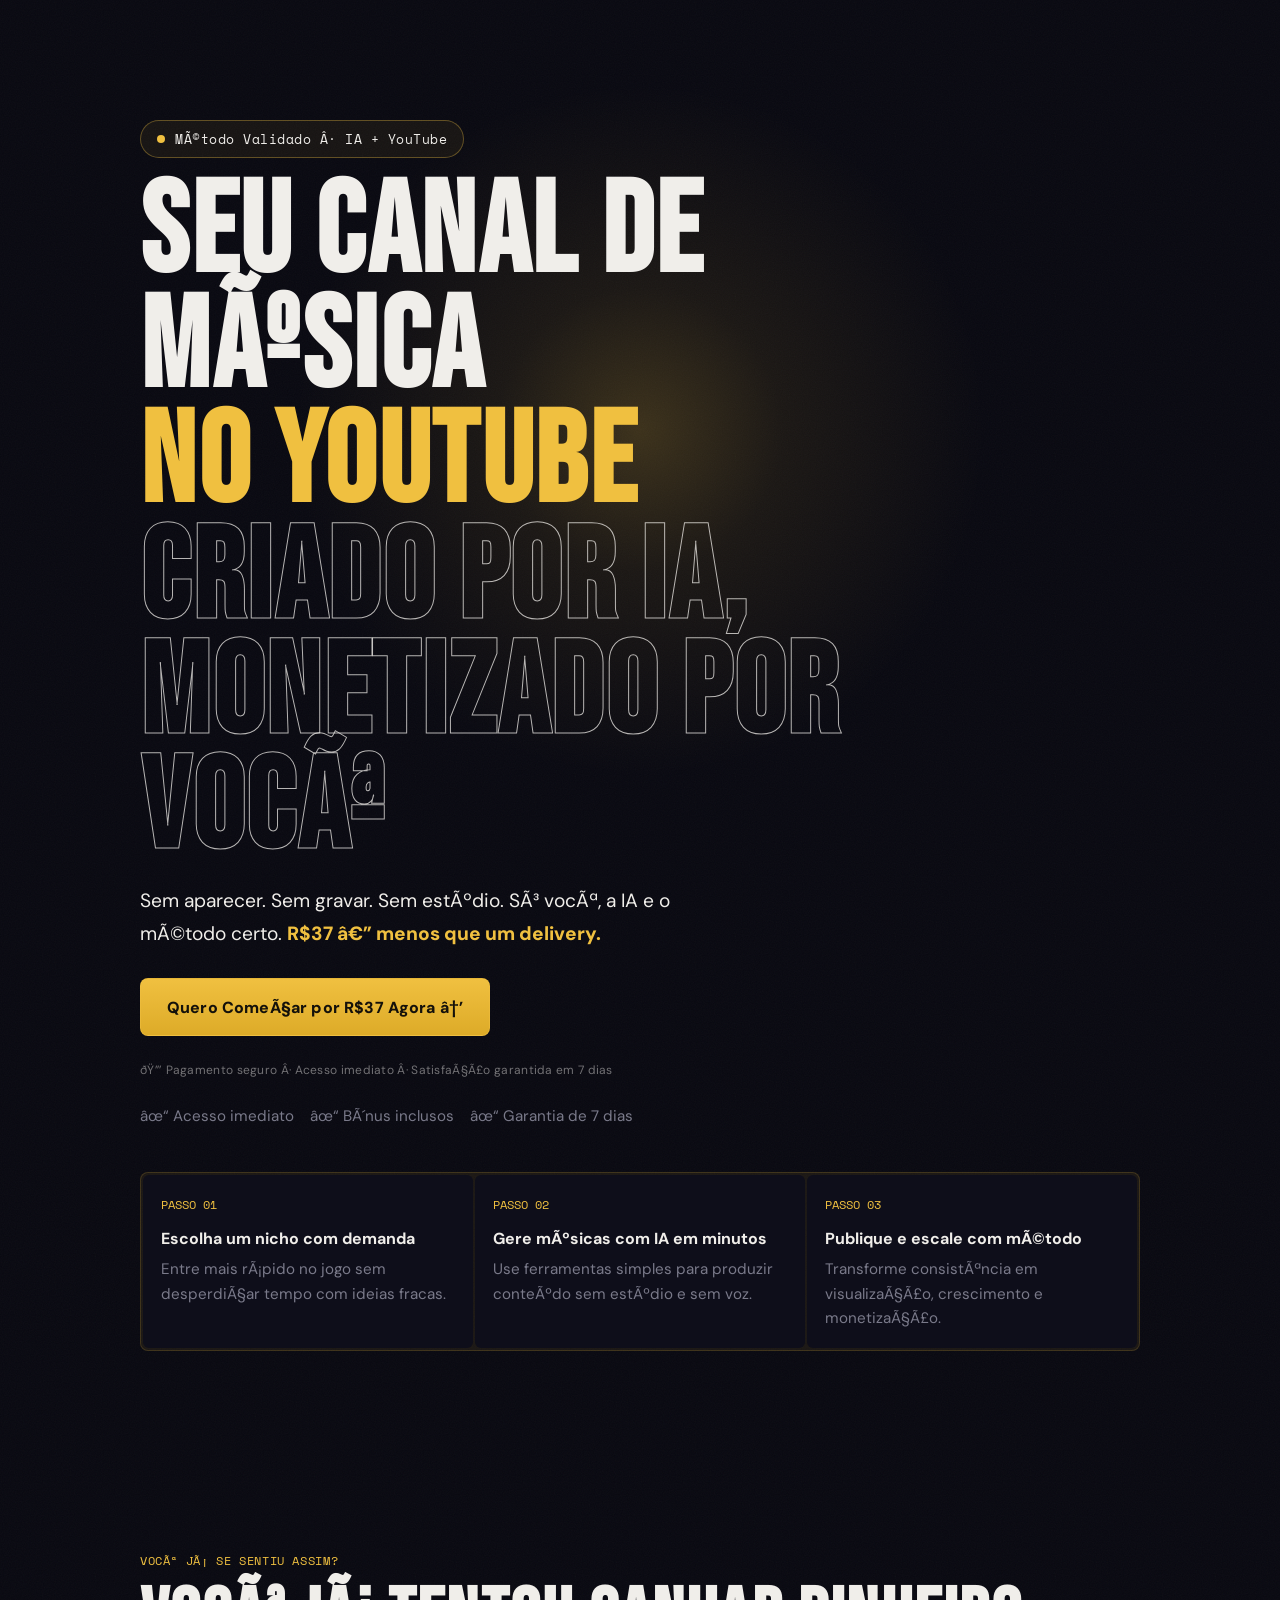
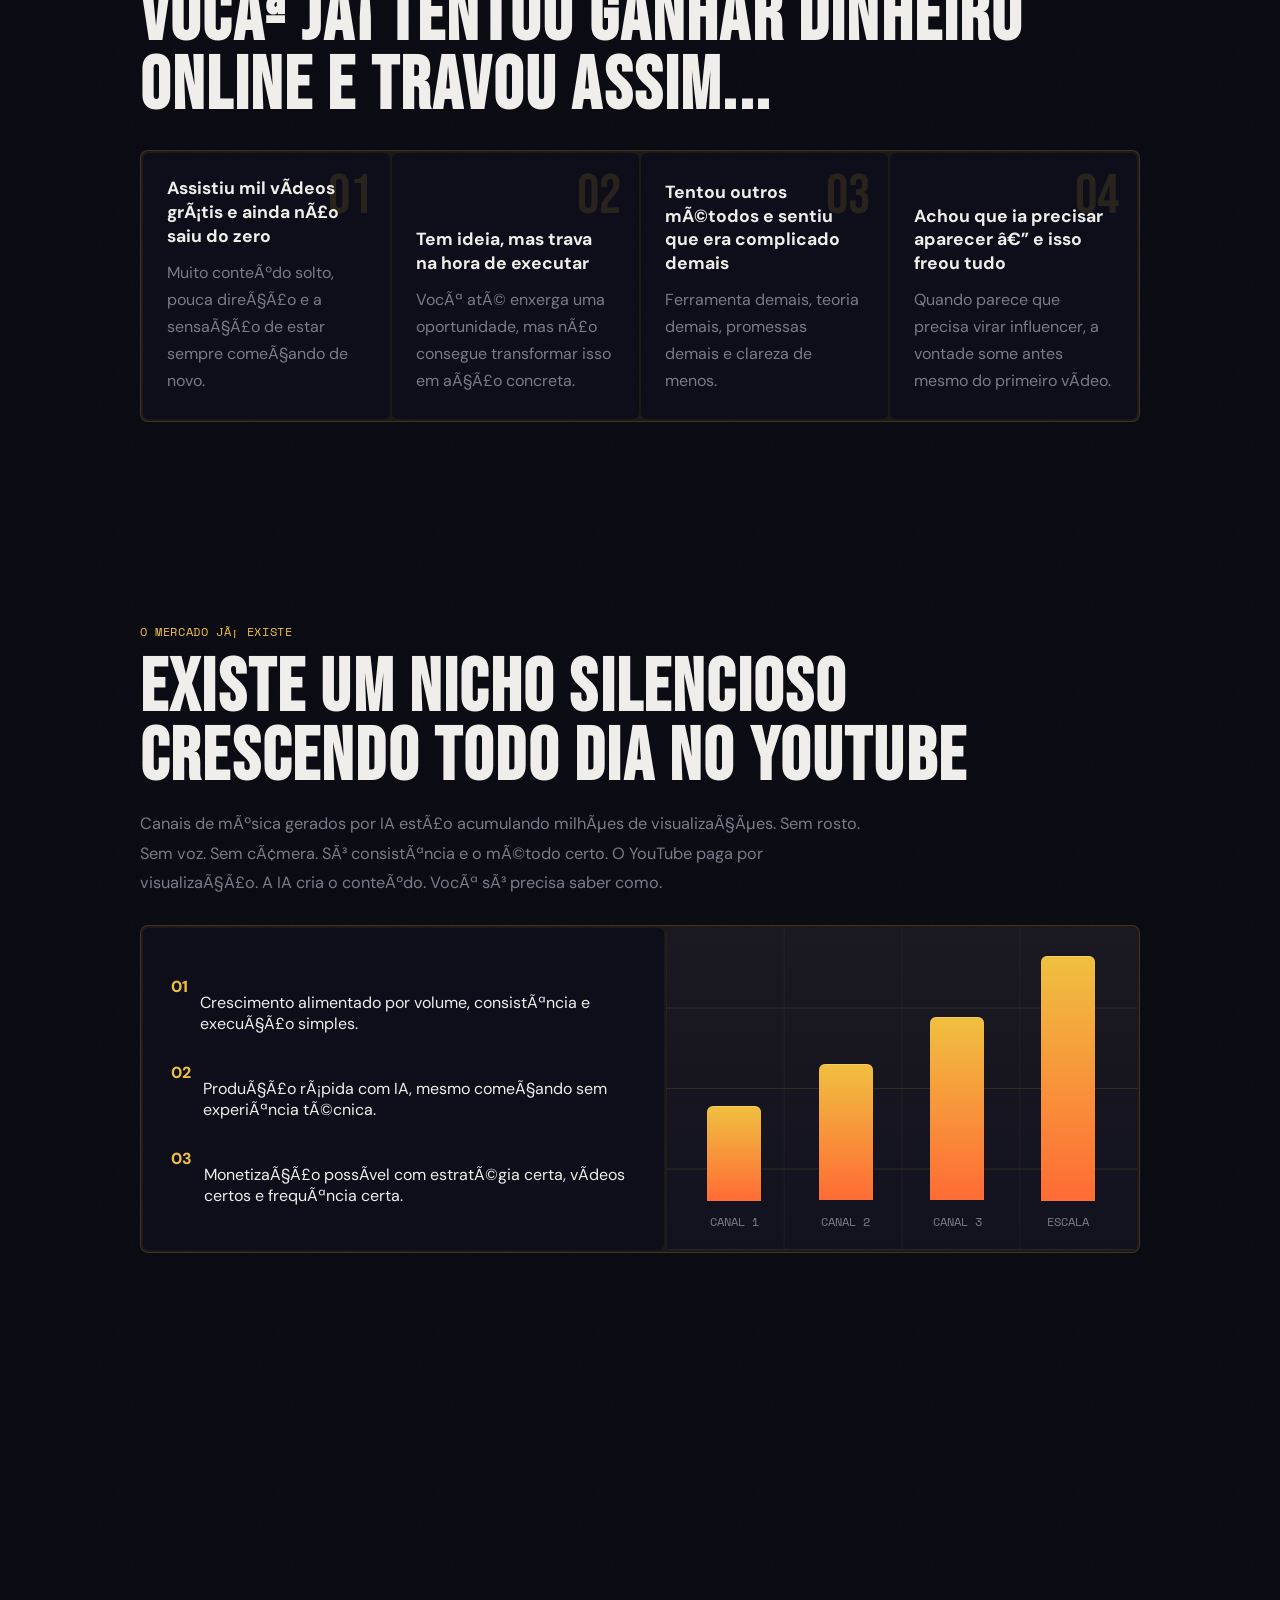
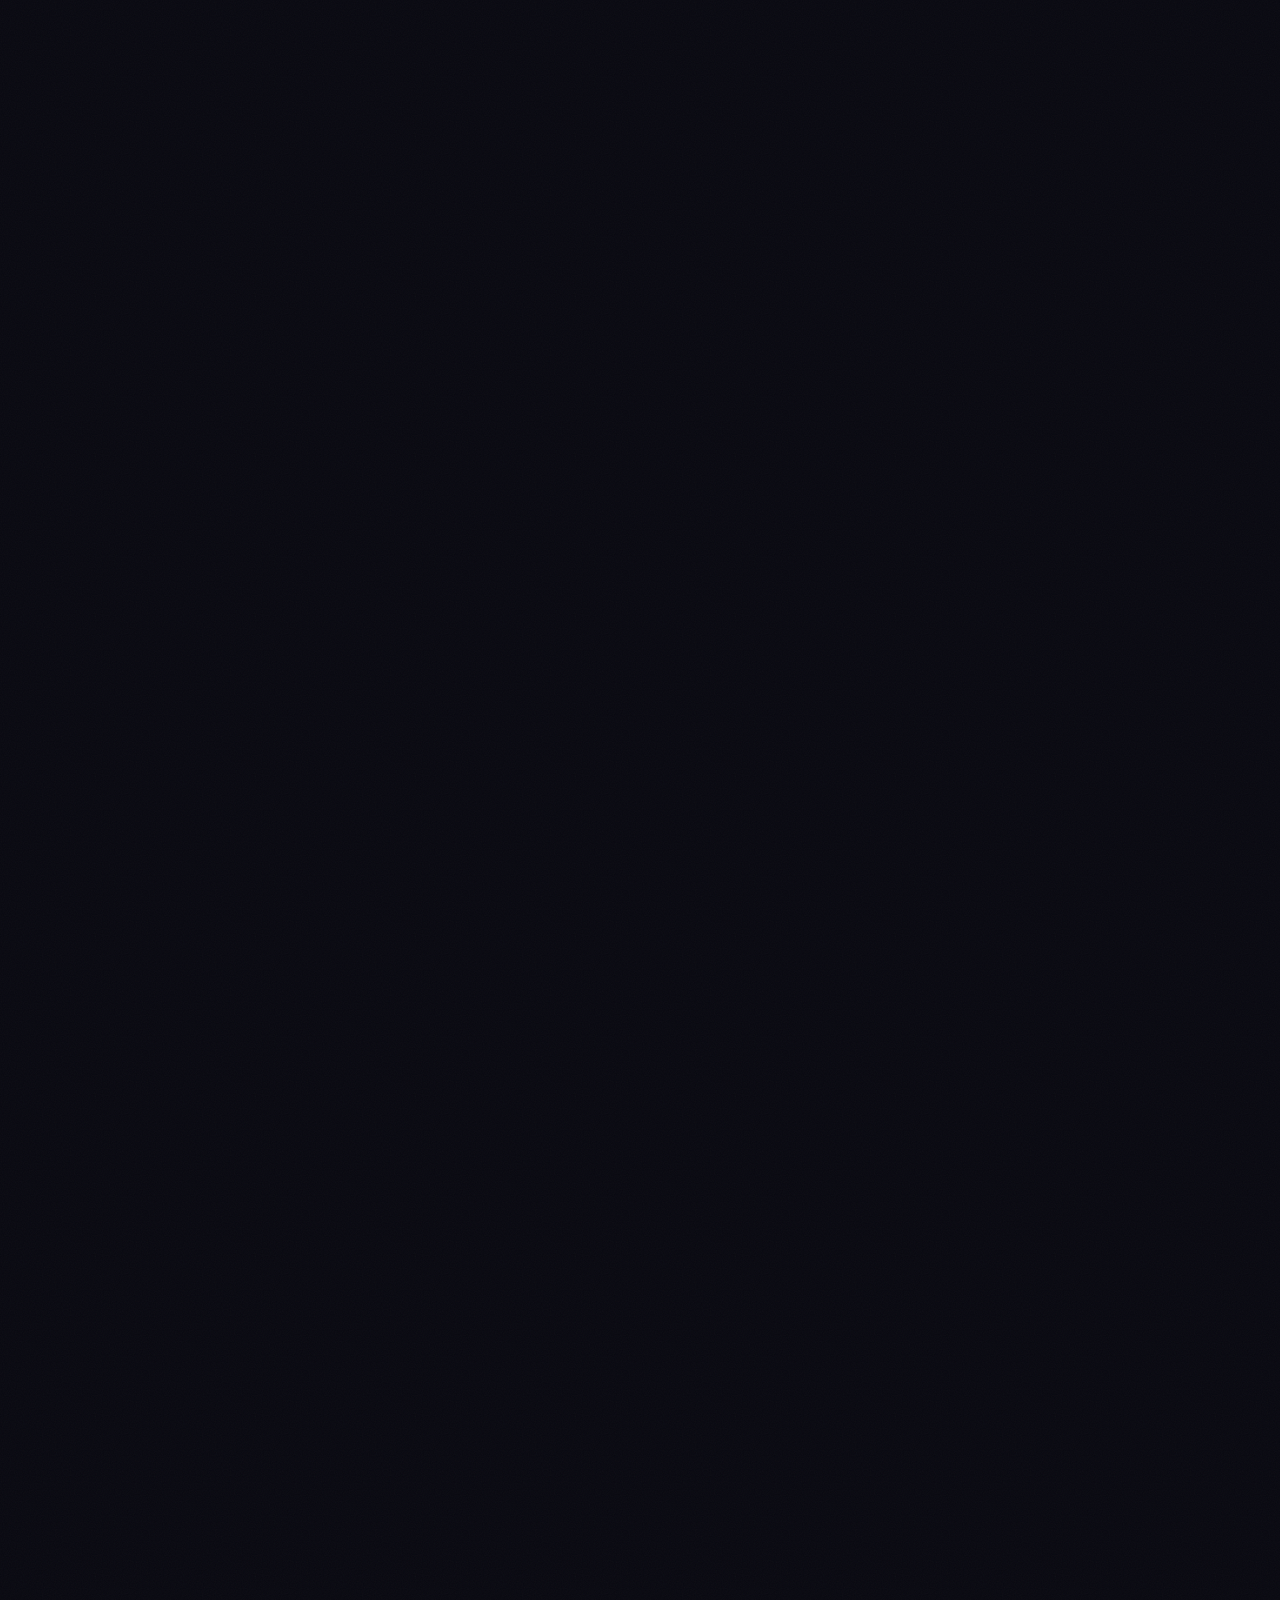
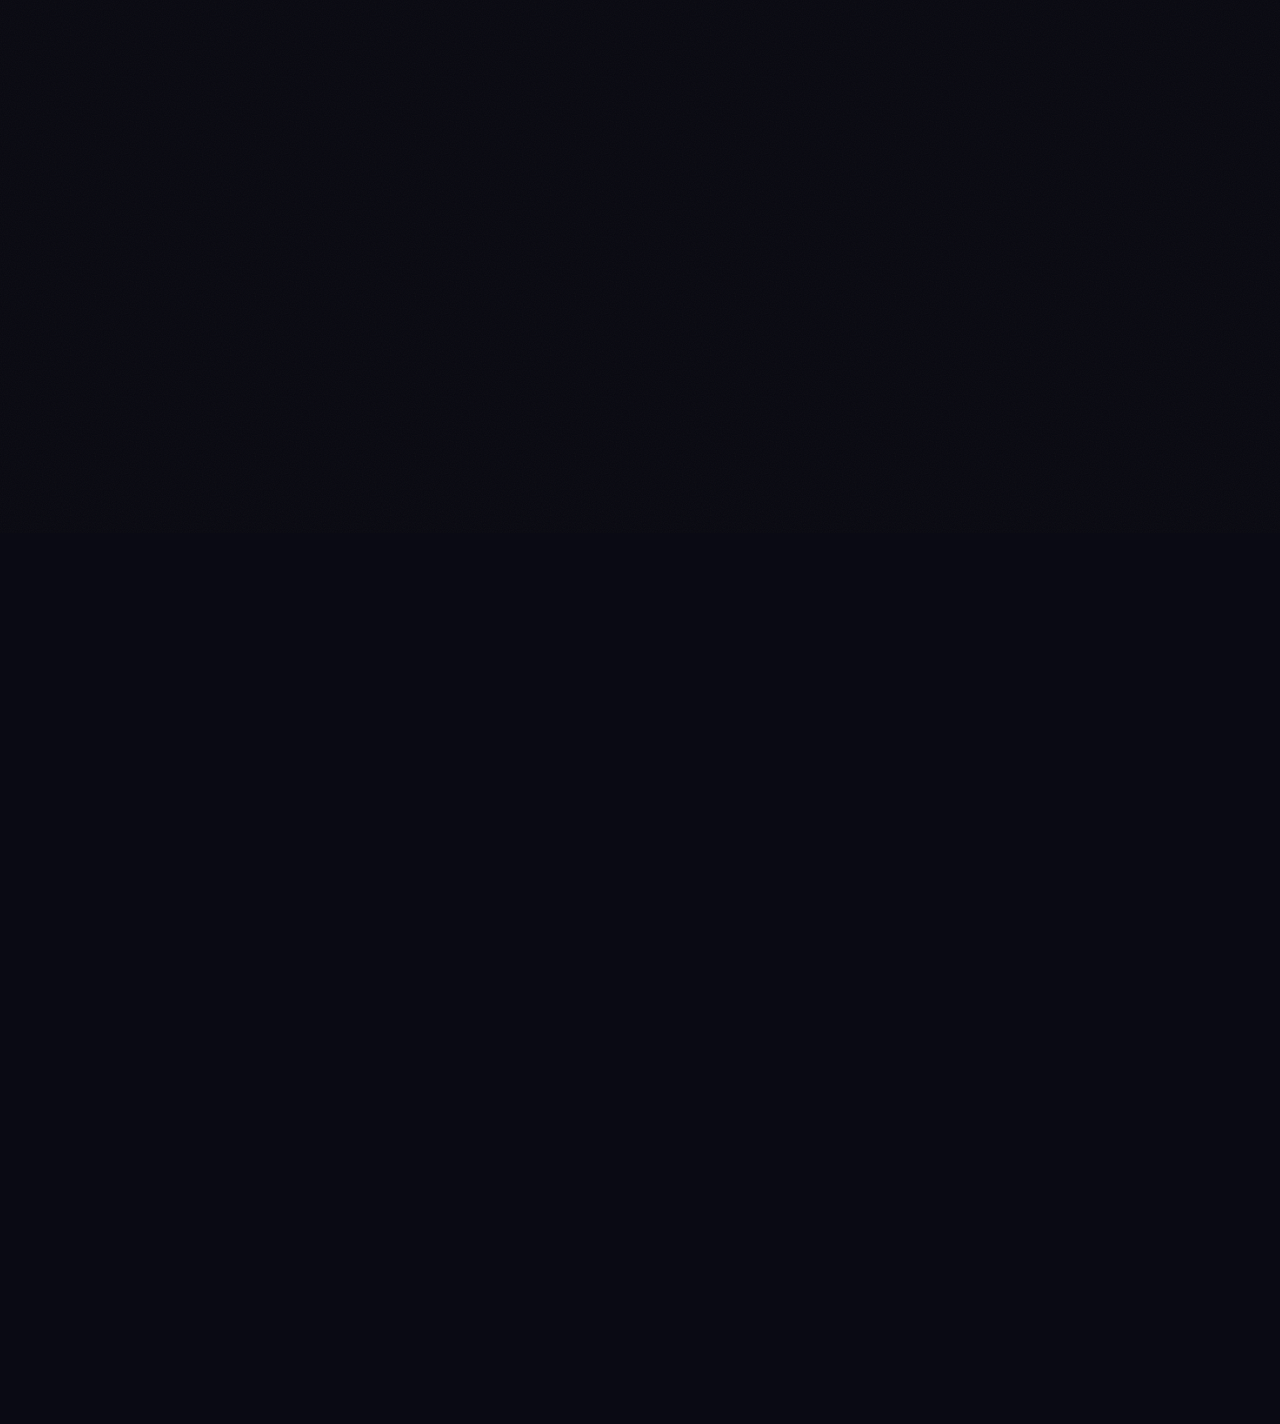
<file: index.html>
﻿<!DOCTYPE html>
<html lang="pt-BR">
<head>
  <meta charset="UTF-8">
  <meta name="viewport" content="width=device-width, initial-scale=1, viewport-fit=cover">
  <title>Seu Canal de Música no YouTube — Criado por IA, Monetizado por Você</title>
  <!-- Meta Pixel Code -->
  <script>
  !function(f,b,e,v,n,t,s)
  {if(f.fbq)return;n=f.fbq=function(){n.callMethod?
  n.callMethod.apply(n,arguments):n.queue.push(arguments)};
  if(!f._fbq)f._fbq=n;n.push=n;n.loaded=!0;n.version='2.0';
  n.queue=[];t=b.createElement(e);t.async=!0;
  t.src=v;s=b.getElementsByTagName(e)[0];
  s.parentNode.insertBefore(t,s)}(window, document,'script',
  'https://connect.facebook.net/en_US/fbevents.js');
  fbq('init', '4130829990566064');
  fbq('track', 'PageView');
  </script>
  <noscript>
  <img height="1" width="1" style="display:none"
  src="https://www.facebook.com/tr?id=4130829990566064&ev=PageView&noscript=1"/>
  </noscript>
  <!-- End Meta Pixel Code -->
  <meta name="description" content="Aprenda a criar um canal de música no YouTube com IA, sem aparecer, sem gravar e sem estúdio. Acesso imediato por R.">
  <meta property="og:title" content="Seu Canal de MÃºsica no YouTube â€” Criado por IA, Monetizado por VocÃª">
  <meta property="og:description" content="Sem aparecer. Sem gravar. Sem estÃºdio. SÃ³ vocÃª, a IA e o mÃ©todo certo. R$37.">
  <meta property="og:type" content="website">
  <meta property="og:url" content="https://vendas-rho-three.vercel.app/">
  <link rel="preconnect" href="https://fonts.googleapis.com">
  <link rel="preconnect" href="https://fonts.gstatic.com" crossorigin>
  <link rel="preload" as="style" href="https://fonts.googleapis.com/css2?family=Bebas+Neue&family=DM+Sans:wght@400;500;700;800&family=Space+Mono:wght@400;700&display=swap">
  <link href="https://fonts.googleapis.com/css2?family=Bebas+Neue&family=DM+Sans:wght@400;500;700;800&family=Space+Mono:wght@400;700&display=swap" rel="stylesheet" media="print" onload="this.media='all'">
  <noscript><link href="https://fonts.googleapis.com/css2?family=Bebas+Neue&family=DM+Sans:wght@400;500;700;800&family=Space+Mono:wght@400;700&display=swap" rel="stylesheet"></noscript>
  <style>
    :root {
      --bg: #080810;
      --bg-soft: #0e0e1a;
      --panel: #12121f;
      --line: rgba(240, 192, 64, 0.16);
      --line-strong: rgba(240, 192, 64, 0.34);
      --gold: #f0c040;
      --orange: #ff6b35;
      --text: #f0eeea;
      --muted: #7a7a8a;
      --radius: 8px;
      --max: 1000px;
    }

    * {
      box-sizing: border-box;
    }

    html {
      scroll-behavior: smooth;
    }

    body {
      margin: 0;
      background: var(--bg);
      color: var(--text);
      font-family: "DM Sans", sans-serif;
      overflow-x: hidden;
      position: relative;
    }

    body::before {
      content: "";
      position: absolute;
      inset: 0;
      pointer-events: none;
      opacity: 0.04;
      background-image: url("data:image/svg+xml,%3Csvg xmlns='http://www.w3.org/2000/svg' width='160' height='160' viewBox='0 0 160 160'%3E%3Cfilter id='n'%3E%3CfeTurbulence type='fractalNoise' baseFrequency='0.85' numOctaves='2' stitchTiles='stitch'/%3E%3C/filter%3E%3Crect width='160' height='160' filter='url(%23n)' opacity='1'/%3E%3C/svg%3E");
    }

    a {
      color: inherit;
      text-decoration: none;
    }

    .page {
      position: relative;
      z-index: 1;
    }

    .section {
      padding: 100px 24px;
    }

    .section:not(.hero) {
      content-visibility: auto;
      contain-intrinsic-size: 1px 900px;
    }

    .container {
      width: min(100%, var(--max));
      margin: 0 auto;
    }

    .eyebrow {
      display: inline-flex;
      align-items: center;
      gap: 10px;
      min-height: 38px;
      padding: 0 16px;
      border: 1px solid var(--line-strong);
      border-radius: 999px;
      background: rgba(240, 192, 64, 0.06);
      color: var(--text);
      font-family: "Space Mono", monospace;
      font-size: 0.8rem;
      letter-spacing: 0.04em;
      animation: fadeDown 0.7s ease both;
      will-change: transform, opacity;
    }

    .eyebrow-dot {
      width: 8px;
      height: 8px;
      border-radius: 50%;
      background: var(--gold);
      box-shadow: 0 0 0 rgba(240, 192, 64, 0.6);
      animation: pulse 1.8s infinite;
      will-change: transform, opacity;
    }

    .hero {
      min-height: 100vh;
      display: flex;
      align-items: center;
      padding-top: 120px;
      padding-bottom: 100px;
      position: relative;
      overflow: hidden;
    }

    .hero::before {
      content: "";
      position: absolute;
      width: 720px;
      height: 720px;
      left: 50%;
      top: 70px;
      transform: translateX(-50%);
      background: radial-gradient(circle, rgba(240, 192, 64, 0.22) 0%, rgba(240, 192, 64, 0.08) 28%, rgba(240, 192, 64, 0) 68%);
      pointer-events: none;
    }

    .hero-grid {
      display: grid;
      gap: 28px;
      align-items: end;
    }

    .hero-copy {
      max-width: 760px;
    }

    .hero-copy > *:nth-child(2) {
      animation: fadeDown 0.7s ease 0.1s both;
    }

    .hero-copy > *:nth-child(3) {
      animation: fadeDown 0.7s ease 0.2s both;
    }

    .hero-copy > *:nth-child(4) {
      animation: fadeDown 0.7s ease 0.3s both;
    }

    .hero-copy > *:nth-child(5) {
      animation: fadeDown 0.7s ease 0.4s both;
    }

    .hero-title {
      margin: 18px 0 0;
      font-family: "Bebas Neue", sans-serif;
      font-size: clamp(4rem, 12vw, 8rem);
      line-height: 0.9;
      letter-spacing: 0.02em;
    }

    .hero-title .line {
      display: block;
    }

    .hero-title .line-gold {
      color: var(--gold);
    }

    .hero-title .line-outline {
      color: transparent;
      -webkit-text-stroke: 1px rgba(240, 238, 234, 0.75);
      text-stroke: 1px rgba(240, 238, 234, 0.75);
    }

    .hero-subtitle {
      max-width: 620px;
      margin: 18px 0 0;
      color: var(--text);
      font-size: clamp(1rem, 2vw, 1.2rem);
      line-height: 1.7;
    }

    .hero-subtitle strong {
      color: var(--gold);
      font-weight: 800;
    }

    .hero-actions {
      display: flex;
      flex-direction: column;
      align-items: flex-start;
      gap: 14px;
      margin-top: 28px;
    }

    .cta-button {
      position: relative;
      display: inline-flex;
      align-items: center;
      justify-content: center;
      min-height: 58px;
      padding: 0 26px;
      border: 1px solid rgba(240, 192, 64, 0.55);
      border-radius: 8px;
      background: linear-gradient(180deg, var(--gold), #ddab28);
      color: #14110a;
      font-weight: 800;
      font-size: 1rem;
      letter-spacing: 0.01em;
      overflow: hidden;
      transition: transform 180ms ease, box-shadow 180ms ease;
      box-shadow: 0 0 0 rgba(240, 192, 64, 0);
      will-change: transform;
    }

    .cta-button::after {
      content: "";
      position: absolute;
      top: 0;
      left: -120%;
      width: 60%;
      height: 100%;
      background: linear-gradient(90deg, transparent, rgba(255, 255, 255, 0.28), transparent);
      transition: left 380ms ease;
    }

    .cta-button:hover {
      transform: translateY(-2px);
      box-shadow: 0 18px 34px rgba(240, 192, 64, 0.2);
    }

    .cta-button:hover::after {
      left: 140%;
    }

    .hero-proof {
      color: var(--muted);
      font-size: 0.95rem;
      line-height: 1.7;
    }

    .social-proof {
      font-size: 12px;
      color: rgba(240, 238, 234, 0.45);
      margin-top: 12px;
      letter-spacing: 0.3px;
    }

    .hero-stage {
      margin-top: 14px;
      display: grid;
      gap: 2px;
      padding: 2px;
      background: rgba(240, 192, 64, 0.08);
      border: 1px solid var(--line);
      border-radius: var(--radius);
    }

    .hero-stage-grid {
      display: grid;
      grid-template-columns: repeat(3, minmax(0, 1fr));
      gap: 2px;
    }

    .stage-card {
      min-height: 126px;
      padding: 18px;
      background: var(--bg-soft);
      border-radius: 6px;
    }

    .stage-label {
      display: inline-block;
      margin-bottom: 14px;
      color: var(--gold);
      font-family: "Space Mono", monospace;
      font-size: 0.78rem;
    }

    .stage-card strong {
      display: block;
      margin-bottom: 8px;
      font-size: 1rem;
    }

    .stage-card p {
      margin: 0;
      color: var(--muted);
      line-height: 1.6;
      font-size: 0.95rem;
    }

    .section-kicker {
      margin: 0 0 14px;
      color: var(--gold);
      font-family: "Space Mono", monospace;
      font-size: 0.78rem;
      letter-spacing: 0.05em;
      text-transform: uppercase;
    }

    .section-title {
      margin: 0;
      font-family: "Bebas Neue", sans-serif;
      font-size: clamp(2.4rem, 8vw, 4.6rem);
      line-height: 0.94;
      letter-spacing: 0.03em;
    }

    .section-copy {
      max-width: 720px;
      margin: 16px 0 0;
      color: var(--muted);
      font-size: 1.02rem;
      line-height: 1.8;
    }

    .grid-shell {
      margin-top: 28px;
      display: grid;
      gap: 2px;
      padding: 2px;
      background: rgba(240, 192, 64, 0.08);
      border: 1px solid var(--line);
      border-radius: var(--radius);
    }

    .pain-grid,
    .lesson-grid,
    .bonus-grid,
    .audience-layout,
    .opportunity-grid {
      display: grid;
      gap: 2px;
    }

    .card {
      position: relative;
      min-height: 100%;
      padding: 24px;
      background: var(--bg-soft);
      border-radius: 6px;
      overflow: hidden;
    }

    .card h3 {
      margin: 0 0 10px;
      font-size: 1.1rem;
      line-height: 1.35;
    }

    .card p {
      margin: 0;
      color: var(--muted);
      line-height: 1.7;
    }

    .pain-grid {
      grid-template-columns: repeat(4, minmax(0, 1fr));
    }

    .pain-card {
      min-height: 220px;
      display: flex;
      flex-direction: column;
      justify-content: flex-end;
    }

    .pain-number {
      position: absolute;
      top: 16px;
      right: 18px;
      font-family: "Bebas Neue", sans-serif;
      font-size: 56px;
      line-height: 1;
      color: rgba(240, 192, 64, 0.12);
      pointer-events: none;
    }

    .opportunity-grid {
      grid-template-columns: 1.05fr 0.95fr;
      align-items: stretch;
    }

    .opportunity-panel {
      padding: 28px;
      background: var(--bg-soft);
      border-radius: 6px;
    }

    .opportunity-list {
      display: grid;
      gap: 12px;
      margin-top: 20px;
    }

    .opportunity-list div {
      display: flex;
      gap: 12px;
      align-items: flex-start;
      color: var(--text);
    }

    .opportunity-list span {
      color: var(--gold);
      font-weight: 800;
    }

    .chart-box {
      position: relative;
      display: flex;
      align-items: end;
      justify-content: space-between;
      gap: 14px;
      min-height: 320px;
      padding: 24px 20px 20px;
      background:
        linear-gradient(180deg, rgba(240, 192, 64, 0.04), rgba(240, 192, 64, 0)),
        var(--panel);
      border-radius: 6px;
      overflow: hidden;
    }

    .chart-box::before {
      content: "";
      position: absolute;
      inset: 0;
      background:
        linear-gradient(to top, rgba(240, 192, 64, 0.12) 1px, transparent 1px) 0 0 / 100% 25%,
        linear-gradient(to right, rgba(240, 192, 64, 0.05) 1px, transparent 1px) 0 0 / 25% 100%;
      pointer-events: none;
    }

    .bar-wrap {
      position: relative;
      z-index: 1;
      flex: 1;
      display: flex;
      flex-direction: column;
      align-items: center;
      justify-content: end;
      gap: 12px;
      height: 100%;
    }

    .bar {
      width: 100%;
      max-width: 54px;
      border-radius: 6px 6px 0 0;
      transform-origin: bottom;
      animation: growBar 1.2s ease both;
      background: linear-gradient(180deg, var(--gold), var(--orange));
      box-shadow: inset 0 1px 0 rgba(255, 255, 255, 0.18);
      will-change: transform;
    }

    .bar-1 { height: 34%; animation-delay: 0.05s; }
    .bar-2 { height: 49%; animation-delay: 0.12s; }
    .bar-3 { height: 66%; animation-delay: 0.19s; }
    .bar-4 { height: 88%; animation-delay: 0.26s; }

    .bar-label {
      color: var(--muted);
      font-family: "Space Mono", monospace;
      font-size: 0.76rem;
      text-transform: uppercase;
    }

    .lesson-grid {
      grid-template-columns: repeat(2, minmax(0, 1fr));
    }

    .lesson-card {
      border-left: 2px solid rgba(240, 192, 64, 0.4);
    }

    .lesson-index,
    .plus-icon,
    .price-badge,
    .micro-badge {
      font-family: "Space Mono", monospace;
    }

    .lesson-index {
      display: inline-block;
      margin-bottom: 12px;
      color: var(--gold);
      font-size: 0.82rem;
    }

    .audience-layout {
      grid-template-columns: repeat(2, minmax(0, 1fr));
    }

    .stack {
      display: grid;
      gap: 2px;
      padding: 2px;
      background: rgba(240, 192, 64, 0.08);
      border: 1px solid var(--line);
      border-radius: var(--radius);
    }

    .stack-head {
      padding: 24px 24px 12px;
      background: var(--bg-soft);
      border-radius: 6px 6px 0 0;
    }

    .stack-title {
      margin: 0;
      font-family: "Bebas Neue", sans-serif;
      font-size: clamp(2rem, 6vw, 3.2rem);
      letter-spacing: 0.03em;
    }

    .stack-grid {
      display: grid;
      gap: 2px;
    }

    .plus-icon {
      display: inline-flex;
      align-items: center;
      justify-content: center;
      width: 40px;
      height: 40px;
      min-width: 40px;
      min-height: 40px;
      flex-shrink: 0;
      margin-bottom: 14px;
      border: 1px solid rgba(240, 192, 64, 0.28);
      border-radius: 50%;
      color: var(--gold);
      background: rgba(240, 192, 64, 0.06);
      font-size: 1rem;
      font-weight: 700;
    }

    .bonus-grid {
      grid-template-columns: repeat(5, minmax(0, 1fr));
    }

    .bonus-card {
      border: 1px solid rgba(240, 192, 64, 0.18);
      padding: 20px;
    }

    .offer {
      background: #0a0a14;
    }

    .offer-shell {
      display: grid;
      gap: 2px;
      padding: 2px;
      background: rgba(240, 192, 64, 0.12);
      border: 1px solid var(--line-strong);
      border-radius: var(--radius);
    }

    .offer-main {
      padding: 30px;
      background:
        linear-gradient(180deg, rgba(240, 192, 64, 0.04), rgba(240, 192, 64, 0)),
        #10101b;
      border-radius: 6px;
    }

    .offer-top {
      display: grid;
      gap: 18px;
    }

    .price-row {
      display: flex;
      flex-wrap: wrap;
      gap: 12px;
      align-items: center;
    }

    .price-badge {
      display: inline-flex;
      align-items: center;
      min-height: 46px;
      padding: 0 14px;
      border: 1px solid rgba(240, 192, 64, 0.34);
      border-radius: 6px;
      background: rgba(240, 192, 64, 0.08);
      color: var(--gold);
      font-size: 0.92rem;
    }

    .price-box {
      margin-top: 6px;
      padding: 22px;
      border: 1px solid rgba(240, 192, 64, 0.38);
      border-radius: 8px;
      background: rgba(240, 192, 64, 0.05);
    }

    .price-compare {
      margin: 0;
      color: var(--muted);
      line-height: 1.8;
      font-size: 1rem;
    }

    .price-highlight {
      margin: 14px 0 0;
      font-family: "Bebas Neue", sans-serif;
      font-size: clamp(3.2rem, 10vw, 5.4rem);
      line-height: 0.9;
      color: var(--gold);
      letter-spacing: 0.03em;
    }

    .offer-proof {
      margin-top: 12px;
      color: var(--muted);
      font-size: 0.94rem;
      line-height: 1.7;
    }

    .cta-row {
      margin-top: 22px;
      display: flex;
      flex-direction: column;
      align-items: flex-start;
      gap: 12px;
    }

    .micro-badge {
      color: var(--muted);
      font-size: 0.82rem;
      line-height: 1.6;
    }

    #sticky-bar {
      position: fixed;
      top: 0;
      left: 0;
      right: 0;
      background: #f0c040;
      color: #080810;
      display: flex;
      align-items: center;
      justify-content: center;
      gap: 24px;
      padding: 12px 24px;
      font-size: 14px;
      font-weight: 600;
      z-index: 1000;
      transform: translateY(-100%);
      transition: transform 0.3s ease;
      will-change: transform;
    }

    #sticky-bar a {
      background: #080810;
      color: #f0c040;
      padding: 8px 20px;
      border-radius: 4px;
      text-decoration: none;
      font-weight: 700;
      white-space: nowrap;
    }

    #sticky-bar.visible {
      transform: translateY(0);
    }

    @keyframes pulse-btn {
      0%, 100% { box-shadow: 0 0 0 0 rgba(240,192,64,0.5); }
      50% { box-shadow: 0 0 0 12px rgba(240,192,64,0); }
    }

    @keyframes fadeDown {
      from {
        opacity: 0;
        transform: translateY(-18px);
      }
      to {
        opacity: 1;
        transform: translateY(0);
      }
    }

    @keyframes pulse {
      0% {
        box-shadow: 0 0 0 0 rgba(240, 192, 64, 0.5);
      }
      70% {
        box-shadow: 0 0 0 10px rgba(240, 192, 64, 0);
      }
      100% {
        box-shadow: 0 0 0 0 rgba(240, 192, 64, 0);
      }
    }

    @keyframes growBar {
      from {
        transform: scaleY(0);
      }
      to {
        transform: scaleY(1);
      }
    }

    @media (max-width: 900px) {
      .pain-grid,
      .bonus-grid,
      .lesson-grid,
      .audience-layout,
      .opportunity-grid,
      .hero-stage-grid {
        grid-template-columns: 1fr;
      }

      .hero {
        min-height: auto;
        padding-top: 96px;
      }

      .section {
        padding: 84px 20px;
      }

      .chart-box {
        min-height: 260px;
      }
    }

    @media (max-width: 640px) {
      .section {
        padding: 72px 16px;
      }

      .container {
        width: 100%;
      }

      .hero {
        padding-top: 82px;
        padding-bottom: 72px;
      }

      .hero::before {
        width: 460px;
        height: 460px;
        top: 40px;
      }

      .eyebrow {
        min-height: 34px;
        padding: 6px 12px;
        font-size: 0.7rem;
        line-height: 1.3;
      }

      .hero-title {
        font-size: clamp(3.2rem, 18vw, 5.2rem);
        line-height: 0.94;
      }

      .section-title,
      .stack-title {
        font-size: clamp(2.2rem, 12vw, 3.6rem);
        line-height: 0.98;
      }

      .hero-subtitle,
      .section-copy,
      .card p,
      .stage-card p {
        font-size: 0.95rem;
        line-height: 1.65;
      }

      .card h3,
      .stage-card strong {
        font-size: 1rem;
      }

      .hero-proof,
      .social-proof,
      .micro-badge {
        max-width: 100%;
        line-height: 1.6;
      }

      .grid-shell,
      .hero-stage,
      .stack,
      .offer-shell {
        margin-top: 22px;
      }

      .cta-button {
        width: 100%;
      }

      #sticky-bar {
        flex-direction: column;
        gap: 10px;
        padding: 12px 16px;
        text-align: center;
        font-size: 12px;
      }

      #sticky-bar a {
        width: 100%;
        text-align: center;
      }

      .hero-actions,
      .cta-row {
        align-items: stretch;
      }

      .card,
      .offer-main,
      .opportunity-panel,
      .stage-card,
      .stack-head {
        padding: 20px;
      }

      .chart-box {
        min-height: 220px;
        gap: 10px;
        padding: 18px 14px 14px;
      }

      .bar {
        max-width: 42px;
      }
    }

    @media (max-width: 420px) {
      .section {
        padding: 64px 14px;
      }

      .hero {
        padding-top: 74px;
        padding-bottom: 64px;
      }

      .hero-title {
        font-size: clamp(2.8rem, 17vw, 4.4rem);
      }

      .hero-subtitle {
        font-size: 0.92rem;
      }

      .section-title,
      .stack-title {
        font-size: clamp(2rem, 11vw, 3rem);
      }

      .price-highlight {
        font-size: clamp(2.8rem, 16vw, 4.2rem);
      }

      .price-box,
      .offer-main,
      .opportunity-panel,
      .card,
      .stage-card,
      .stack-head {
        padding: 18px;
      }

      .cta-button {
        min-height: 56px;
        padding: 18px 20px !important;
        font-size: 0.98rem !important;
      }

      .chart-box {
        min-height: 200px;
      }

      .bar-label,
      .section-kicker,
      .lesson-index,
      .stage-label {
        font-size: 0.7rem;
      }
    }
  </style>
</head>
<body>
  <div id="sticky-bar">
    <span>Canal de mÃºsica com IA â€” MÃ©todo completo</span>
    <a href="https://pay.kiwify.com.br/JuglQmA" target="_blank" rel="noopener noreferrer">Garantir por R$37 â†’</a>
  </div>

  <main class="page">
    <section class="hero section">
      <div class="container hero-grid">
        <div class="hero-copy">
          <div class="eyebrow">
            <span class="eyebrow-dot"></span>
            <span>MÃ©todo Validado Â· IA + YouTube</span>
          </div>

          <h1 class="hero-title">
            <span class="line">Seu Canal de MÃºsica</span>
            <span class="line line-gold">no YouTube</span>
            <span class="line line-outline">Criado por IA, Monetizado por VocÃª</span>
          </h1>

          <p class="hero-subtitle">
            Sem aparecer. Sem gravar. Sem estÃºdio. SÃ³ vocÃª, a IA e o mÃ©todo certo.
            <strong>R$37 â€” menos que um delivery.</strong>
          </p>

          <div class="hero-actions">
            <a class="cta-button" href="https://pay.kiwify.com.br/JuglQmA" target="_blank" rel="noopener noreferrer">Quero ComeÃ§ar por R$37 Agora â†’</a>
            <p class="social-proof">ðŸ”’ Pagamento seguro Â· Acesso imediato Â· SatisfaÃ§Ã£o garantida em 7 dias</p>
            <div class="hero-proof">âœ“ Acesso imediato &nbsp;&nbsp; âœ“ BÃ´nus inclusos &nbsp;&nbsp; âœ“ Garantia de 7 dias</div>
          </div>
        </div>

        <div class="hero-stage">
          <div class="hero-stage-grid">
            <article class="stage-card">
              <span class="stage-label">PASSO 01</span>
              <strong>Escolha um nicho com demanda</strong>
              <p>Entre mais rÃ¡pido no jogo sem desperdiÃ§ar tempo com ideias fracas.</p>
            </article>
            <article class="stage-card">
              <span class="stage-label">PASSO 02</span>
              <strong>Gere mÃºsicas com IA em minutos</strong>
              <p>Use ferramentas simples para produzir conteÃºdo sem estÃºdio e sem voz.</p>
            </article>
            <article class="stage-card">
              <span class="stage-label">PASSO 03</span>
              <strong>Publique e escale com mÃ©todo</strong>
              <p>Transforme consistÃªncia em visualizaÃ§Ã£o, crescimento e monetizaÃ§Ã£o.</p>
            </article>
          </div>
        </div>
      </div>
    </section>

    <section class="section">
      <div class="container">
        <p class="section-kicker">VocÃª jÃ¡ se sentiu assim?</p>
        <h2 class="section-title">VocÃª jÃ¡ tentou ganhar dinheiro online e travou assim...</h2>

        <div class="grid-shell">
          <div class="pain-grid">
            <article class="card pain-card">
              <div class="pain-number">01</div>
              <h3>Assistiu mil vÃ­deos grÃ¡tis e ainda nÃ£o saiu do zero</h3>
              <p>Muito conteÃºdo solto, pouca direÃ§Ã£o e a sensaÃ§Ã£o de estar sempre comeÃ§ando de novo.</p>
            </article>
            <article class="card pain-card">
              <div class="pain-number">02</div>
              <h3>Tem ideia, mas trava na hora de executar</h3>
              <p>VocÃª atÃ© enxerga uma oportunidade, mas nÃ£o consegue transformar isso em aÃ§Ã£o concreta.</p>
            </article>
            <article class="card pain-card">
              <div class="pain-number">03</div>
              <h3>Tentou outros mÃ©todos e sentiu que era complicado demais</h3>
              <p>Ferramenta demais, teoria demais, promessas demais e clareza de menos.</p>
            </article>
            <article class="card pain-card">
              <div class="pain-number">04</div>
              <h3>Achou que ia precisar aparecer â€” e isso freou tudo</h3>
              <p>Quando parece que precisa virar influencer, a vontade some antes mesmo do primeiro vÃ­deo.</p>
            </article>
          </div>
        </div>
      </div>
    </section>

    <section class="section">
      <div class="container">
        <p class="section-kicker">O mercado jÃ¡ existe</p>
        <h2 class="section-title">Existe um nicho silencioso crescendo todo dia no YouTube</h2>
        <p class="section-copy">
          Canais de mÃºsica gerados por IA estÃ£o acumulando milhÃµes de visualizaÃ§Ãµes.
          Sem rosto. Sem voz. Sem cÃ¢mera. SÃ³ consistÃªncia e o mÃ©todo certo.
          O YouTube paga por visualizaÃ§Ã£o. A IA cria o conteÃºdo. VocÃª sÃ³ precisa saber como.
        </p>

        <div class="grid-shell">
          <div class="opportunity-grid">
            <div class="opportunity-panel">
              <div class="opportunity-list">
                <div><span>01</span><p>Crescimento alimentado por volume, consistÃªncia e execuÃ§Ã£o simples.</p></div>
                <div><span>02</span><p>ProduÃ§Ã£o rÃ¡pida com IA, mesmo comeÃ§ando sem experiÃªncia tÃ©cnica.</p></div>
                <div><span>03</span><p>MonetizaÃ§Ã£o possÃ­vel com estratÃ©gia certa, vÃ­deos certos e frequÃªncia certa.</p></div>
              </div>
            </div>
            <div class="chart-box" aria-hidden="true">
              <div class="bar-wrap">
                <div class="bar bar-1"></div>
                <div class="bar-label">Canal 1</div>
              </div>
              <div class="bar-wrap">
                <div class="bar bar-2"></div>
                <div class="bar-label">Canal 2</div>
              </div>
              <div class="bar-wrap">
                <div class="bar bar-3"></div>
                <div class="bar-label">Canal 3</div>
              </div>
              <div class="bar-wrap">
                <div class="bar bar-4"></div>
                <div class="bar-label">Escala</div>
              </div>
            </div>
          </div>
        </div>
      </div>
    </section>

    <section class="section">
      <div class="container">
        <p class="section-kicker">O que vocÃª vai aprender</p>
        <h2 class="section-title">O Que VocÃª Aprende Nesse Mini Curso</h2>

        <div class="grid-shell">
          <div class="lesson-grid">
            <article class="card lesson-card">
              <span class="lesson-index">MÃ“DULO 01</span>
              <h3>Como escolher nicho que jÃ¡ tem demanda â€” sem precisar testar no escuro</h3>
              <p>VocÃª entra com direÃ§Ã£o desde o inÃ­cio e evita perder semanas em ideias fracas.</p>
            </article>
            <article class="card lesson-card">
              <span class="lesson-index">MÃ“DULO 02</span>
              <h3>Como criar mÃºsicas completas com IA em menos de 10 minutos</h3>
              <p>Transforme ideias em material pronto para publicar com muito menos atrito.</p>
            </article>
            <article class="card lesson-card">
              <span class="lesson-index">MÃ“DULO 03</span>
              <h3>Como transformar Ã¡udio em vÃ­deo com visual profissional no CapCut</h3>
              <p>DÃª aparÃªncia de conteÃºdo bem produzido sem depender de editor ou designer.</p>
            </article>
            <article class="card lesson-card">
              <span class="lesson-index">MÃ“DULO 04</span>
              <h3>Como postar com estratÃ©gia para o algoritmo distribuir seu conteÃºdo</h3>
              <p>VocÃª para de publicar no escuro e comeÃ§a a pensar como canal que quer crescer.</p>
            </article>
            <article class="card lesson-card">
              <span class="lesson-index">MÃ“DULO 05</span>
              <h3>Como usar Shorts + vÃ­deos longos juntos para crescer mais rÃ¡pido</h3>
              <p>Crie uma esteira simples para atrair audiÃªncia e sustentar visualizaÃ§Ã£o ao longo do tempo.</p>
            </article>
            <article class="card lesson-card">
              <span class="lesson-index">MÃ“DULO 06</span>
              <h3>Como ativar monetizaÃ§Ã£o e escalar o canal no piloto automÃ¡tico</h3>
              <p>Entenda como transformar rotina de postagem em ativo digital com potencial real de renda.</p>
            </article>
          </div>
        </div>
      </div>
    </section>

    <section class="section">
      <div class="container">
        <div class="audience-layout">
          <div class="stack">
            <div class="stack-head">
              <p class="section-kicker">Para quem Ã©</p>
              <h2 class="stack-title">Esse MÃ©todo Ã‰ Para VocÃª</h2>
            </div>
            <div class="stack-grid">
              <article class="card">
                <h3>Quer renda extra sem depender de aparecer</h3>
                <p>Ideal para quem quer um modelo online mais discreto e escalÃ¡vel.</p>
              </article>
              <article class="card">
                <h3>Quer trabalhar com internet, mas sem complicaÃ§Ã£o</h3>
                <p>VocÃª nÃ£o precisa dominar ediÃ§Ã£o avanÃ§ada, gravaÃ§Ã£o ou produÃ§Ã£o musical tradicional.</p>
              </article>
              <article class="card">
                <h3>EstÃ¡ comeÃ§ando do zero</h3>
                <p>O mini curso foi estruturado para encurtar o caminho e dar direÃ§Ã£o prÃ¡tica.</p>
              </article>
            </div>
          </div>

          <div class="stack">
            <div class="stack-head">
              <p class="section-kicker">Para quem nÃ£o Ã©</p>
              <h2 class="stack-title">Esse MÃ©todo NÃ£o Ã‰ Para</h2>
            </div>
            <div class="stack-grid">
              <article class="card">
                <h3>Quem quer dinheiro fÃ¡cil sem executar</h3>
                <p>Existe mÃ©todo, mas ele sÃ³ funciona para quem aplica.</p>
              </article>
              <article class="card">
                <h3>Quem desiste na primeira dificuldade</h3>
                <p>VocÃª nÃ£o precisa ser expert, mas precisa estar disposto a seguir o plano.</p>
              </article>
              <article class="card">
                <h3>Quem procura fÃ³rmula mÃ¡gica</h3>
                <p>A proposta aqui Ã© construir um canal simples, escalÃ¡vel e com lÃ³gica de crescimento real.</p>
              </article>
            </div>
          </div>
        </div>
      </div>
    </section>

    <section class="section">
      <div class="container">
        <p class="section-kicker">BÃ´nus</p>
        <h2 class="section-title">VocÃª Leva Tudo Isso por R$37</h2>

        <div class="grid-shell">
          <div class="bonus-grid">
            <article class="card bonus-card">
              <span class="plus-icon">+</span>
              <h3>Pack de prompts testados</h3>
              <p>VocÃª sÃ³ copia, cola e gera sem ficar tentando descobrir o que pedir para a IA.</p>
            </article>
            <article class="card bonus-card">
              <span class="plus-icon">+</span>
              <h3>30 nichos validados</h3>
              <p>Nichos com audiÃªncia real. Sem chute, sem desperdÃ­cio e sem comeÃ§ar no escuro.</p>
            </article>
            <article class="card bonus-card">
              <span class="plus-icon">+</span>
              <h3>Templates de thumbnail</h3>
              <p>Artes prontas para personalizar em minutos e acelerar sua publicaÃ§Ã£o.</p>
            </article>
            <article class="card bonus-card">
              <span class="plus-icon">+</span>
              <h3>Checklist de execuÃ§Ã£o</h3>
              <p>Seu roteiro diÃ¡rio para nÃ£o travar nunca mais e manter consistÃªncia.</p>
            </article>
            <article class="card bonus-card">
              <span class="plus-icon">+</span>
              <h3>Plano de 7 dias</h3>
              <p>Do zero ao primeiro vÃ­deo publicado em uma semana com direÃ§Ã£o clara.</p>
            </article>
          </div>
        </div>
      </div>
    </section>

    <section class="section offer">
      <div class="container">
        <div class="offer-shell">
          <div class="offer-main">
            <div class="offer-top">
              <p class="section-kicker">Oferta final</p>
              <h2 class="section-title">Acesso Completo por R$37</h2>
              <p class="section-copy">Tudo que vocÃª precisa para sair do zero com um canal de mÃºsica no YouTube usando IA.</p>

              <div class="price-row">
                <div class="price-badge">MÃ©todo completo + bÃ´nus</div>
                <div class="price-badge">Acesso imediato</div>
                <div class="price-badge">Garantia de 7 dias</div>
              </div>

              <div class="price-box">
                <p class="price-compare">
                  Outros cursos de YouTube cobram R$297, R$497, R$997.<br>
                  Esse mÃ©todo completo + todos os bÃ´nus: <strong style="color: var(--text);">R$37.</strong>
                </p>
                <div class="price-highlight">R$37</div>
                <div class="offer-proof">Um valor de entrada para vocÃª sair da teoria e colocar seu canal no ar agora.</div>
              </div>
            </div>

            <div class="cta-row">
              <a class="cta-button" href="https://pay.kiwify.com.br/JuglQmA" target="_blank" rel="noopener noreferrer" style="font-size: 18px; font-weight: 800; padding: 20px 48px; animation: pulse-btn 2s infinite;">Garantir Meu Acesso Agora por R$37 â†’</a>
              <div class="micro-badge">ðŸ”’ Pagamento seguro via Kiwify Â· Acesso imediato Â· SatisfaÃ§Ã£o garantida ou devoluÃ§Ã£o em 7 dias</div>
            </div>
          </div>
        </div>
      </div>
    </section>
  </main>
  <script>
    (() => {
      const bar = document.getElementById('sticky-bar');
      let ticking = false;

      const updateStickyBar = () => {
        bar.classList.toggle('visible', window.scrollY > 400);
        ticking = false;
      };

      window.addEventListener('scroll', () => {
        if (!ticking) {
          window.requestAnimationFrame(updateStickyBar);
          ticking = true;
        }
      }, { passive: true });

      updateStickyBar();
    })();
  </script>
</body>
</html>
</file>
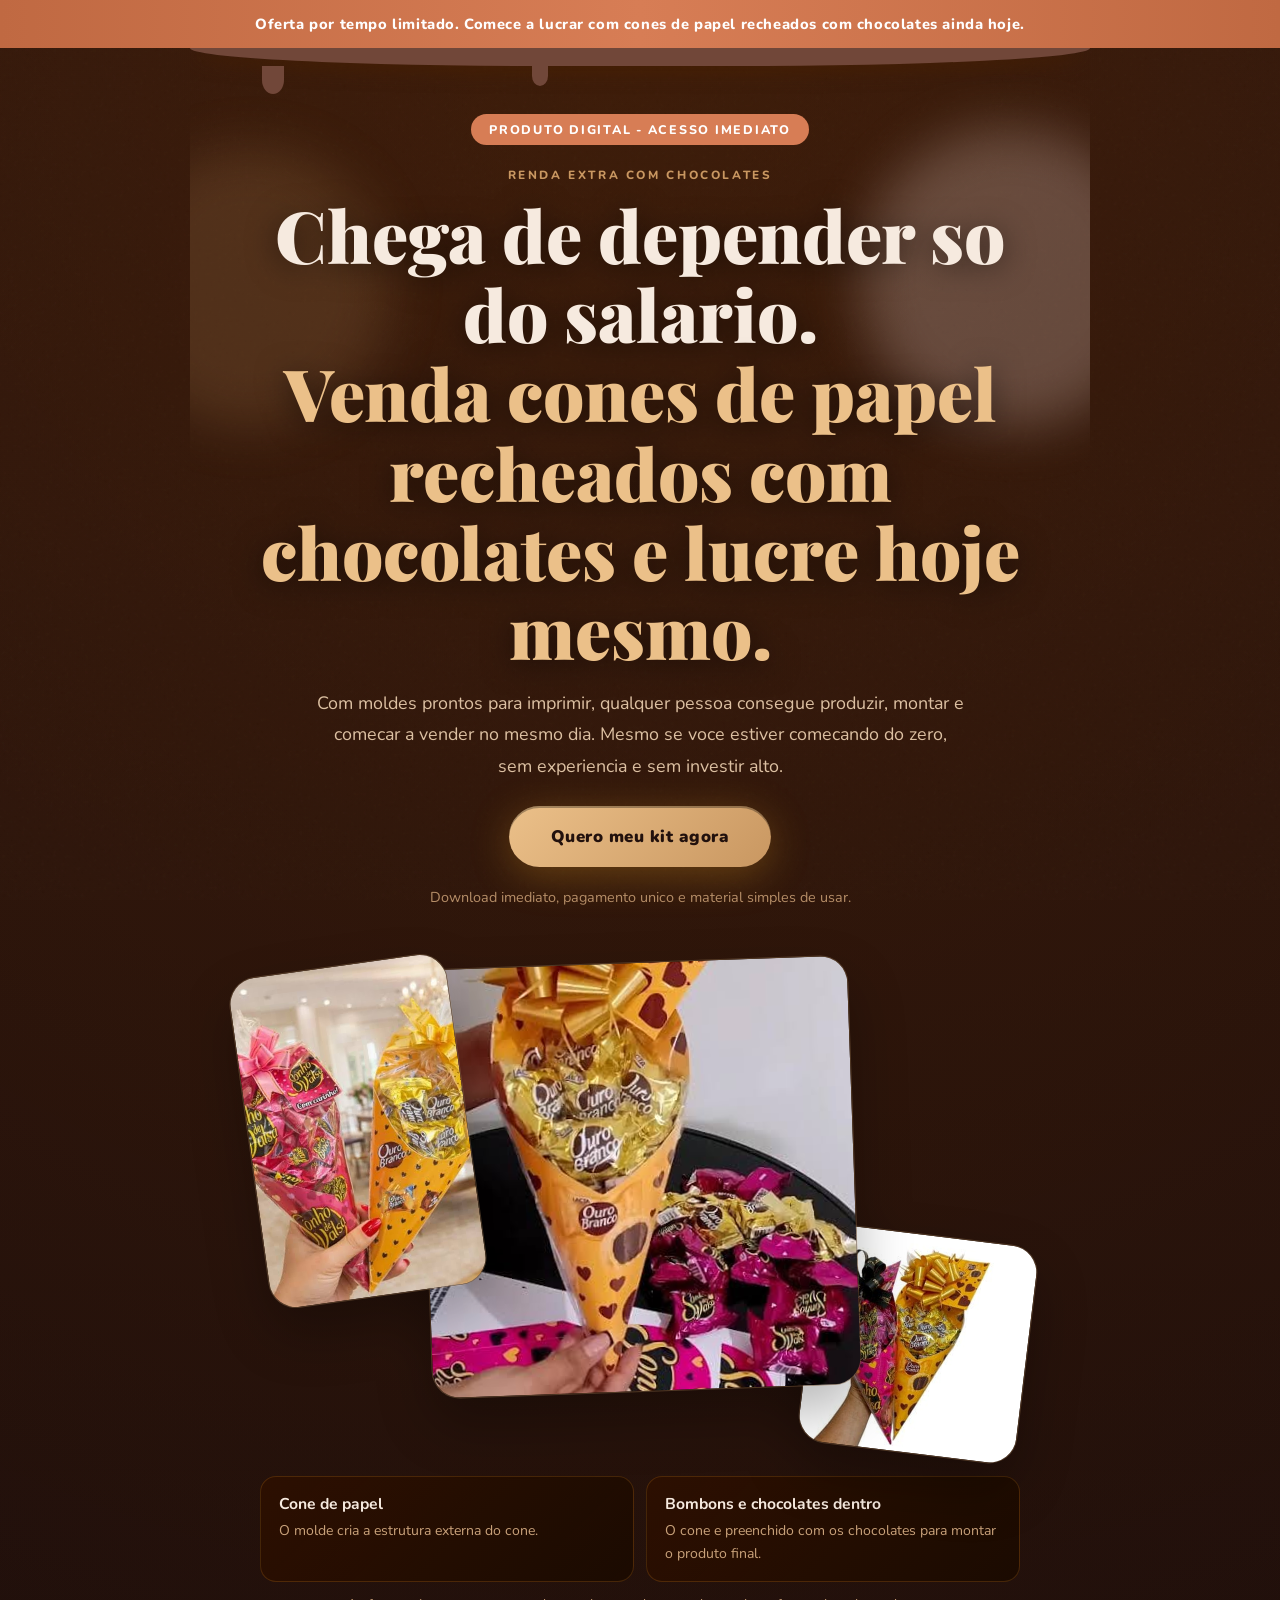
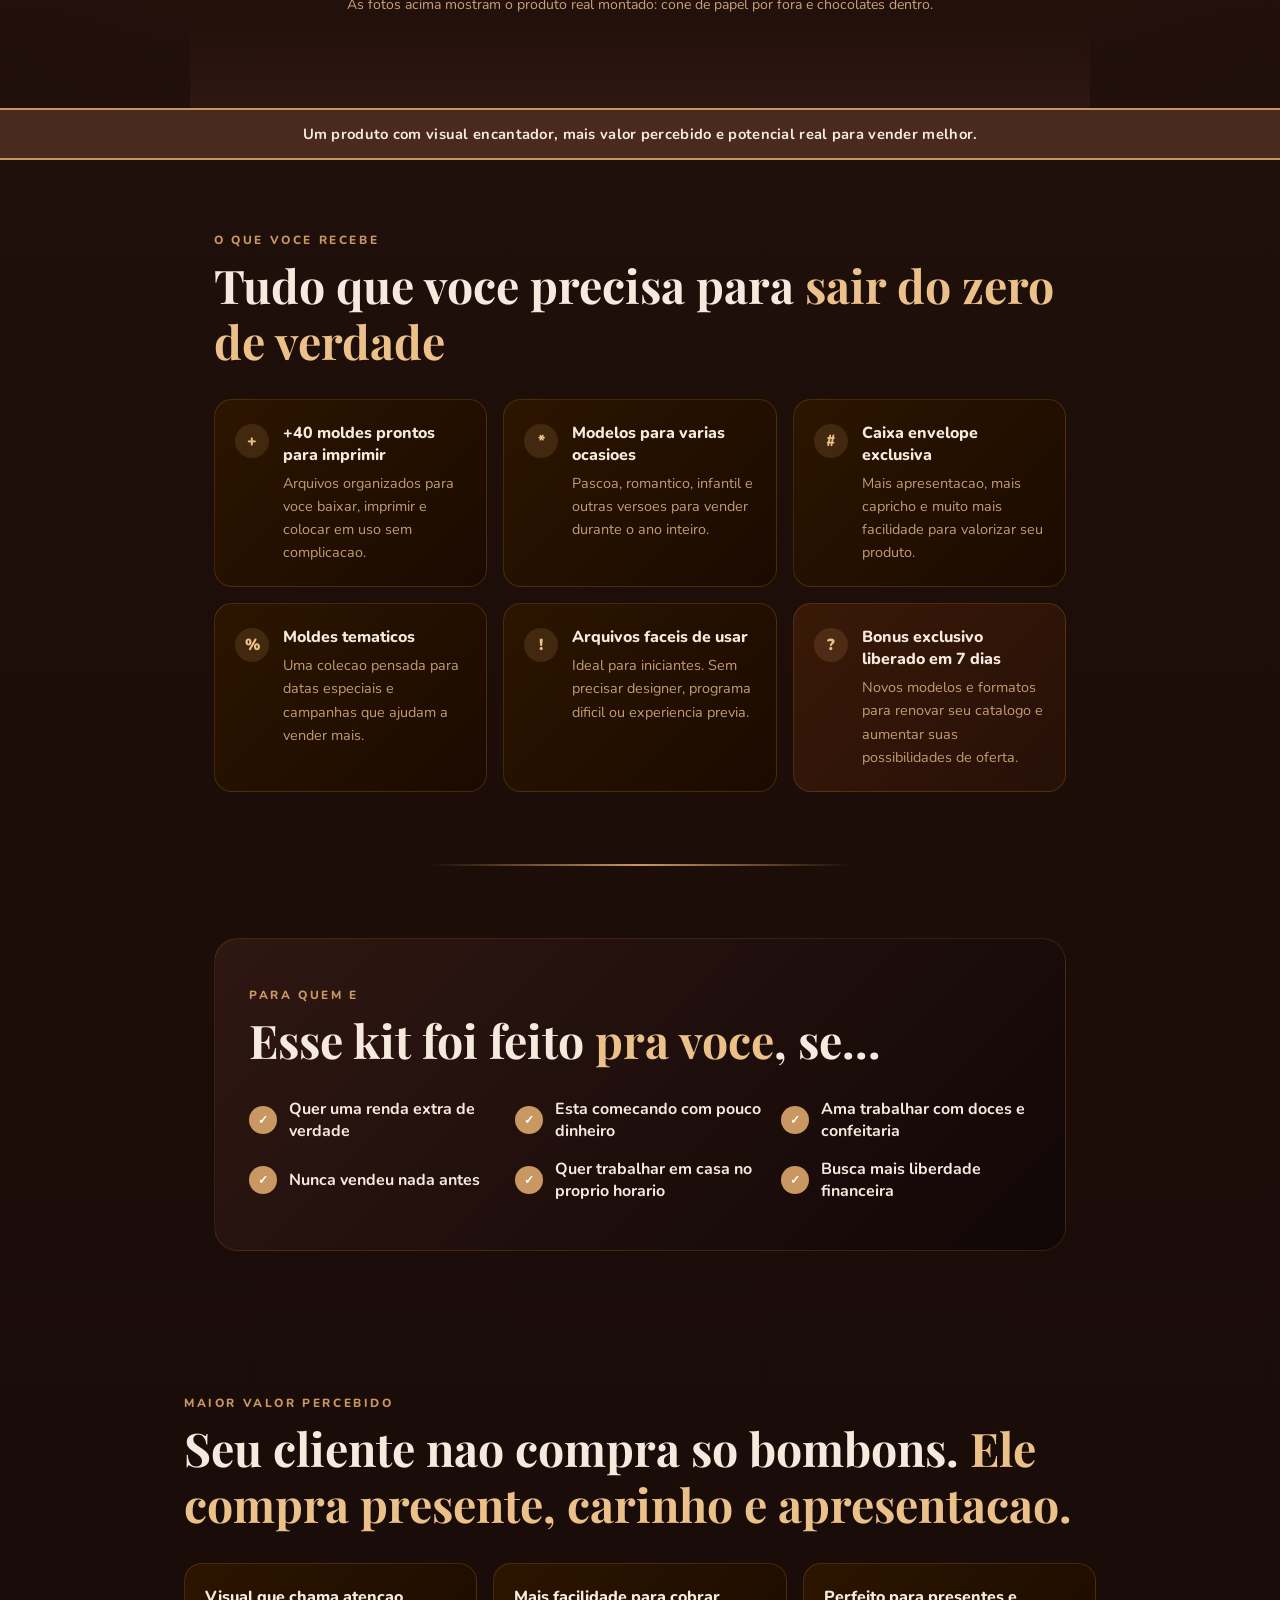
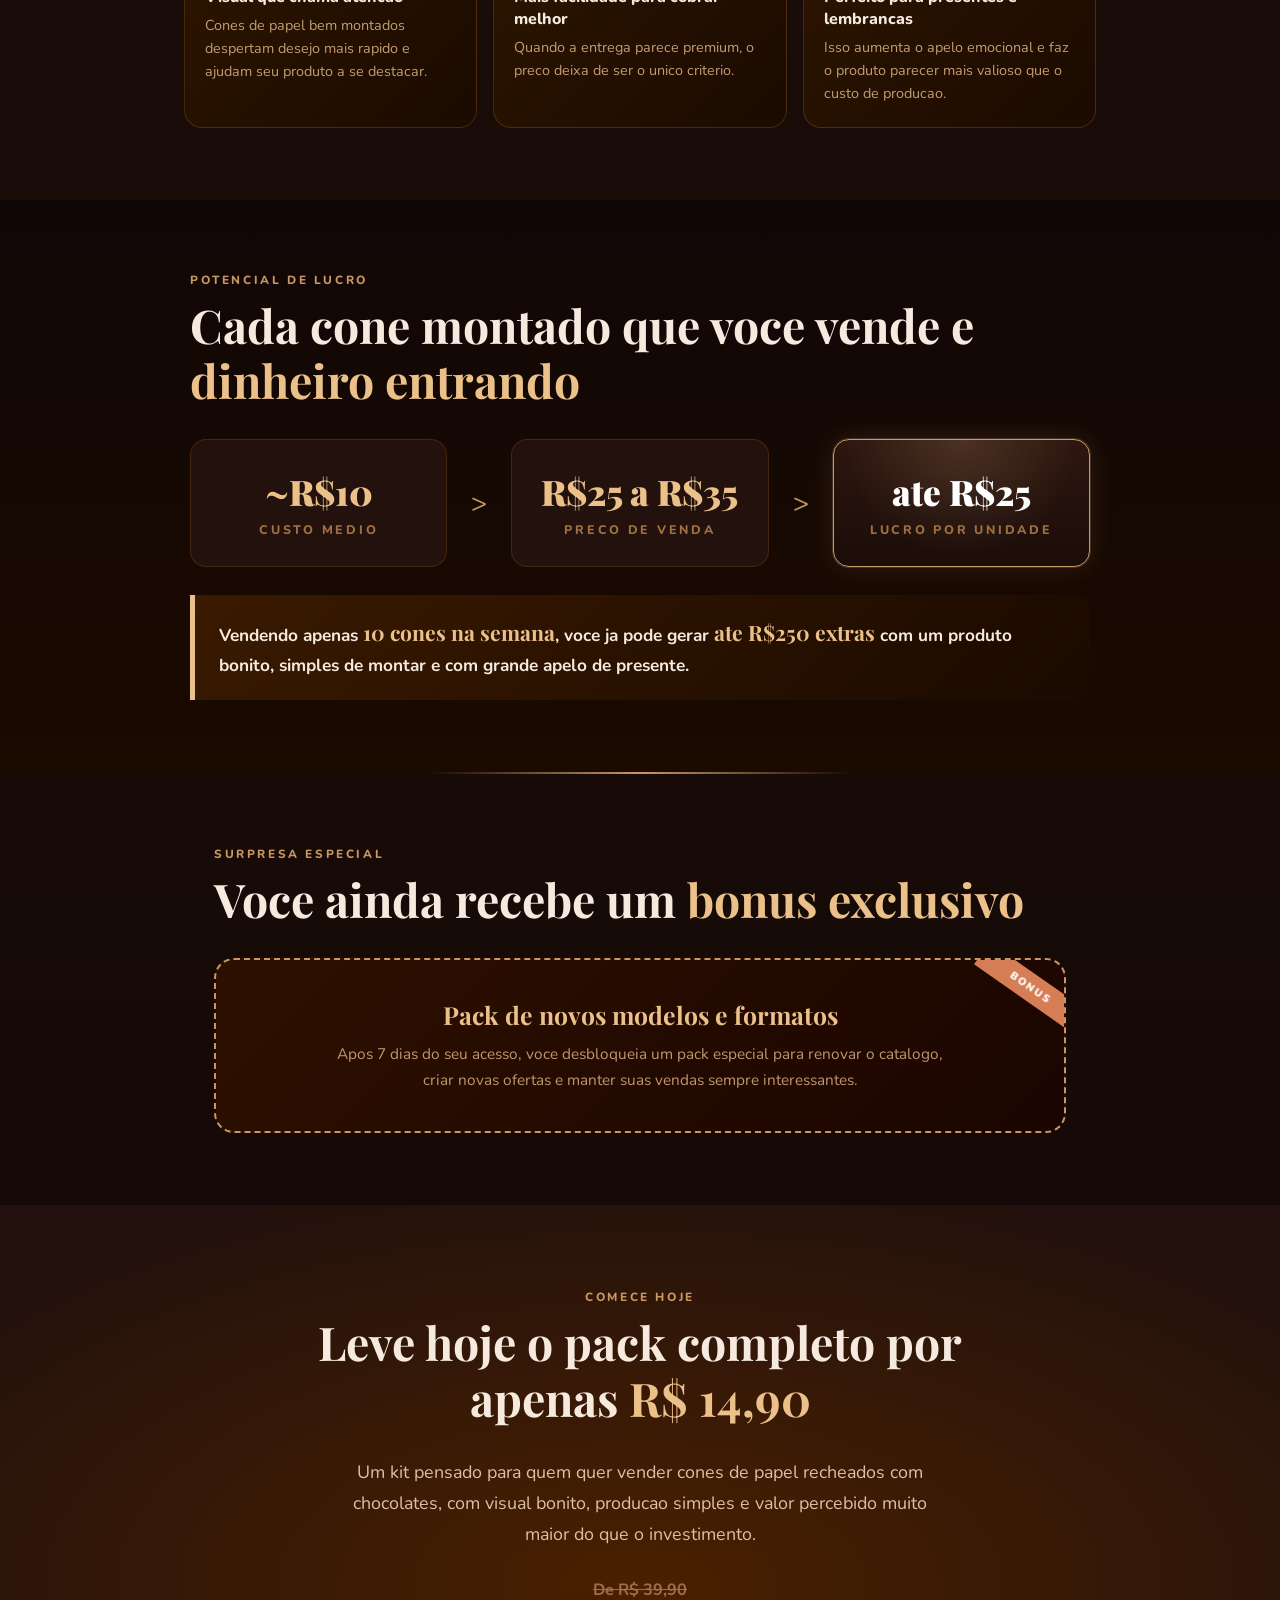
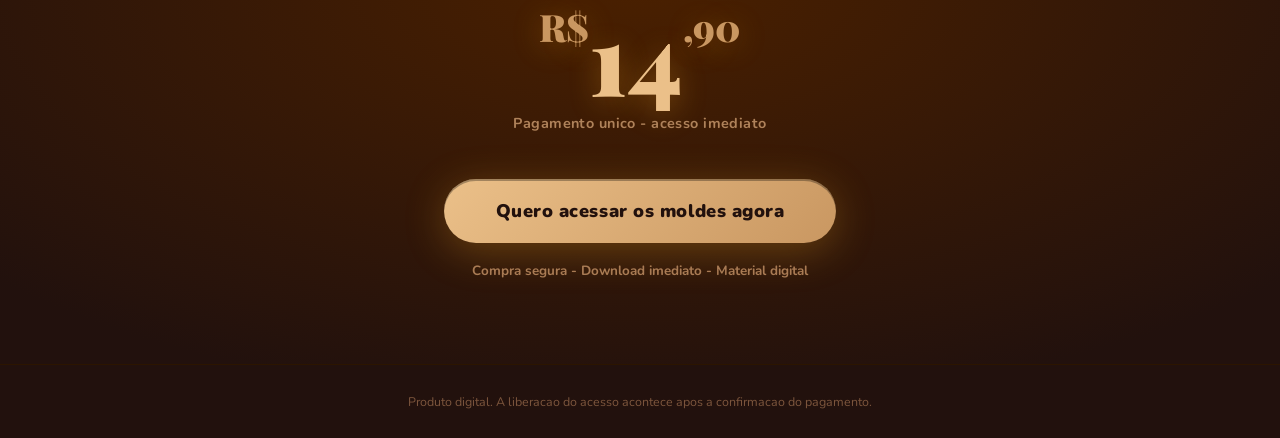
<file: cones-buque.html>
<!DOCTYPE html>
<html lang="pt-BR">
<head>
  <meta charset="UTF-8">
  <meta name="viewport" content="width=device-width, initial-scale=1.0">
  <title>Pack Moldes Cone de Papel com Chocolates</title>
  <meta
    name="description"
    content="Comece a lucrar hoje mesmo com mais de 40 moldes de cones de papel recheados com chocolates, prontos para imprimir, vender e encantar seus clientes."
  >
  <meta property="og:title" content="Pack Moldes Cone de Papel com Chocolates">
  <meta
    property="og:description"
    content="Um kit digital com moldes prontos, temas para varias ocasioes, bonus exclusivo e potencial de lucro real."
  >
  <meta property="og:type" content="website">
  <link rel="preconnect" href="https://fonts.googleapis.com">
  <link rel="preconnect" href="https://fonts.gstatic.com" crossorigin>
  <link
    href="https://fonts.googleapis.com/css2?family=Playfair+Display:wght@700;900&family=Nunito:wght@400;600;700;800&display=swap"
    rel="stylesheet"
  >
  <link rel="stylesheet" href="./cones-buque.css">
</head>
<body>
  <div class="urgency">
    Oferta por tempo limitado. Comece a lucrar com cones de papel recheados com chocolates ainda hoje.
  </div>

  <section class="hero">
    <div class="drip-bar"></div>
    <div class="hero-glow hero-glow-left"></div>
    <div class="hero-glow hero-glow-right"></div>
    <div class="hero-shell">
      <div class="badge-top">Produto digital - acesso imediato</div>
      <div class="hero-kicker">Renda extra com chocolates</div>
      <h1>
        Chega de depender so do salario.
        <span>Venda cones de papel recheados com chocolates e lucre hoje mesmo.</span>
      </h1>
      <p class="hero-sub">
        Com moldes prontos para imprimir, qualquer pessoa consegue produzir, montar e comecar a vender no mesmo dia.
        Mesmo se voce estiver comecando do zero, sem experiencia e sem investir alto.
      </p>
      <div class="hero-cta-inline">
        <a href="https://pay.kiwify.com.br/JuglQmA" class="cta-btn" target="_blank" rel="noreferrer">
          Quero meu kit agora
        </a>
      </div>

      <div class="hero-actions">
        <p class="hero-note">Download imediato, pagamento unico e material simples de usar.</p>
      </div>

      <div class="hero-stage">
        <div class="hero-gallery">
          <figure class="hero-photo hero-photo-main">
            <img
              src="./img/WhatsApp Image 2026-03-28 at 01.16.26.jpeg"
              alt="Dois cones de papel recheados com chocolates, um rosa e um dourado"
              width="554"
              height="554"
              fetchpriority="high"
              decoding="async"
            >
          </figure>
          <figure class="hero-photo hero-photo-top">
            <img
              src="./img/WhatsApp Image 2026-03-28 at 01.16.26 (1).jpeg"
              alt="Cone de papel dourado com chocolates e laço decorativo"
              width="415"
              height="630"
              loading="lazy"
              decoding="async"
            >
          </figure>
          <figure class="hero-photo hero-photo-side">
            <img
              src="./img/WhatsApp Image 2026-03-28 at 01.16.27.jpeg"
              alt="Dois cones de papel recheados com chocolates em fundo claro"
              width="360"
              height="360"
              loading="lazy"
              decoding="async"
            >
          </figure>
        </div>
      </div>

      <div class="hero-legend">
        <div class="legend-card">
          <strong>Cone de papel</strong>
          <span>O molde cria a estrutura externa do cone.</span>
        </div>
        <div class="legend-card">
          <strong>Bombons e chocolates dentro</strong>
          <span>O cone e preenchido com os chocolates para montar o produto final.</span>
        </div>
        <p class="legend-note">As fotos acima mostram o produto real montado: cone de papel por fora e chocolates dentro.</p>
      </div>
    </div>
  </section>

  <div class="proof-ribbon">
    Um produto com visual encantador, mais valor percebido e potencial real para vender melhor.
  </div>

  <section>
    <div class="section-label">O que voce recebe</div>
    <h2>Tudo que voce precisa para <em>sair do zero de verdade</em></h2>
    <div class="items-grid">
      <div class="item-card">
        <span class="item-icon">+</span>
        <div>
          <strong>+40 moldes prontos para imprimir</strong>
          <p>Arquivos organizados para voce baixar, imprimir e colocar em uso sem complicacao.</p>
        </div>
      </div>
      <div class="item-card">
        <span class="item-icon">*</span>
        <div>
          <strong>Modelos para varias ocasioes</strong>
          <p>Pascoa, romantico, infantil e outras versoes para vender durante o ano inteiro.</p>
        </div>
      </div>
      <div class="item-card">
        <span class="item-icon">#</span>
        <div>
          <strong>Caixa envelope exclusiva</strong>
          <p>Mais apresentacao, mais capricho e muito mais facilidade para valorizar seu produto.</p>
        </div>
      </div>
      <div class="item-card">
        <span class="item-icon">%</span>
        <div>
          <strong>Moldes tematicos</strong>
          <p>Uma colecao pensada para datas especiais e campanhas que ajudam a vender mais.</p>
        </div>
      </div>
      <div class="item-card">
        <span class="item-icon">!</span>
        <div>
          <strong>Arquivos faceis de usar</strong>
          <p>Ideal para iniciantes. Sem precisar designer, programa dificil ou experiencia previa.</p>
        </div>
      </div>
      <div class="item-card item-card-featured">
        <span class="item-icon">?</span>
        <div>
          <strong>Bonus exclusivo liberado em 7 dias</strong>
          <p>Novos modelos e formatos para renovar seu catalogo e aumentar suas possibilidades de oferta.</p>
        </div>
      </div>
    </div>
  </section>

  <div class="choco-divider"></div>

  <section>
    <div class="audience-bg">
      <div class="section-label">Para quem e</div>
      <h2>Esse kit foi feito <em>pra voce</em>, se...</h2>
      <ul class="audience-list">
        <li>Quer uma renda extra de verdade</li>
        <li>Esta comecando com pouco dinheiro</li>
        <li>Ama trabalhar com doces e confeitaria</li>
        <li>Nunca vendeu nada antes</li>
        <li>Quer trabalhar em casa no proprio horario</li>
        <li>Busca mais liberdade financeira</li>
      </ul>
    </div>
  </section>

  <section class="value-section">
    <div class="section-label">Maior valor percebido</div>
    <h2>Seu cliente nao compra so bombons. <em>Ele compra presente, carinho e apresentacao.</em></h2>
    <div class="value-grid">
      <div class="value-card">
        <strong>Visual que chama atencao</strong>
        <p>Cones de papel bem montados despertam desejo mais rapido e ajudam seu produto a se destacar.</p>
      </div>
      <div class="value-card">
        <strong>Mais facilidade para cobrar melhor</strong>
        <p>Quando a entrega parece premium, o preco deixa de ser o unico criterio.</p>
      </div>
      <div class="value-card">
        <strong>Perfeito para presentes e lembrancas</strong>
        <p>Isso aumenta o apelo emocional e faz o produto parecer mais valioso que o custo de producao.</p>
      </div>
    </div>
  </section>

  <section class="profit-section">
    <div class="profit-wrap">
      <div class="section-label">Potencial de lucro</div>
      <h2>Cada cone montado que voce vende e <em>dinheiro entrando</em></h2>
      <div class="profit-cards">
        <div class="profit-card">
          <span class="value">~R$10</span>
          <span class="label">Custo medio</span>
        </div>
        <div class="profit-arrow">></div>
        <div class="profit-card">
          <span class="value">R$25 a R$35</span>
          <span class="label">Preco de venda</span>
        </div>
        <div class="profit-arrow">></div>
        <div class="profit-card profit-card-highlight">
          <span class="value">ate R$25</span>
          <span class="label">Lucro por unidade</span>
        </div>
      </div>
      <div class="profit-highlight">
        Vendendo apenas <span>10 cones na semana</span>, voce ja pode gerar <span>ate R$250 extras</span> com um produto bonito,
        simples de montar e com grande apelo de presente.
      </div>
    </div>
  </section>

  <div class="choco-divider"></div>

  <section>
    <div class="section-label">Surpresa especial</div>
    <h2>Voce ainda recebe um <em>bonus exclusivo</em></h2>
    <div class="bonus-box">
      <div class="bonus-seal">Bonus</div>
      <h3>Pack de novos modelos e formatos</h3>
      <p>
        Apos 7 dias do seu acesso, voce desbloqueia um pack especial para renovar o catalogo, criar novas ofertas
        e manter suas vendas sempre interessantes.
      </p>
    </div>
  </section>

  <section class="cta-section">
    <div class="cta-wrap">
      <div class="section-label">Comece hoje</div>
      <h2>Leve hoje o pack completo por apenas <em>R$ 14,90</em></h2>
      <p class="cta-copy">
        Um kit pensado para quem quer vender cones de papel recheados com chocolates, com visual bonito, producao simples e valor percebido muito maior do que o investimento.
      </p>
      <div class="price-badge">
        <div class="price-old">De R$ 39,90</div>
        <div class="price-main"><sup>R$</sup>14<sup>,90</sup></div>
        <div class="price-sub">Pagamento unico - acesso imediato</div>
      </div>
      <a href="https://pay.kiwify.com.br/JuglQmA" class="cta-btn cta-btn-large" target="_blank" rel="noreferrer">
        Quero acessar os moldes agora
      </a>
      <p class="cta-guarantee">Compra segura - Download imediato - Material digital</p>
    </div>
  </section>

  <footer class="footer">
    Produto digital. A liberacao do acesso acontece apos a confirmacao do pagamento.
  </footer>
</body>
</html>
</file>
<file: cones-buque.css>
:root {
  --choco-dark: #22110d;
  --choco-espresso: #2f1712;
  --choco-brown: #4a2a1f;
  --choco-milk: #714739;
  --choco-caramel: #c99761;
  --choco-gold: #ebc089;
  --choco-cream: #f6eadf;
  --choco-light: #fff8f2;
  --choco-accent: #d77d55;
  --rose-soft: #f0d4cb;
  --rose-glow: rgba(240, 212, 203, 0.26);
  --white: #fff;
}

* {
  margin: 0;
  padding: 0;
  box-sizing: border-box;
}

body {
  font-family: "Nunito", sans-serif;
  background:
    radial-gradient(circle at top center, rgba(92, 40, 0, 0.42), transparent 34%),
    linear-gradient(180deg, #28140f 0%, #1c0d09 48%, #130807 100%);
  color: var(--choco-cream);
  overflow-x: hidden;
}

body::before {
  content: "";
  position: fixed;
  inset: 0;
  background-image: url("data:image/svg+xml,%3Csvg viewBox='0 0 256 256' xmlns='http://www.w3.org/2000/svg'%3E%3Cfilter id='noise'%3E%3CfeTurbulence type='fractalNoise' baseFrequency='0.9' numOctaves='4' stitchTiles='stitch'/%3E%3C/filter%3E%3Crect width='100%25' height='100%25' filter='url(%23noise)' opacity='0.04'/%3E%3C/svg%3E");
  pointer-events: none;
  z-index: 0;
  opacity: 0.5;
}

a {
  color: inherit;
  text-decoration: none;
}

section,
.proof-ribbon,
.urgency,
.footer {
  position: relative;
  z-index: 1;
}

.urgency {
  background: linear-gradient(90deg, #c06942, #d77d55, #c06942);
  text-align: center;
  padding: 14px 20px;
  font-weight: 800;
  font-size: 0.92rem;
  letter-spacing: 0.04em;
  color: var(--white);
}

.hero {
  position: relative;
  min-height: 100vh;
  display: flex;
  align-items: center;
  justify-content: center;
  text-align: center;
  padding: 66px 22px 92px;
  overflow: hidden;
}

.hero::after {
  content: "";
  position: absolute;
  bottom: -1px;
  left: 0;
  right: 0;
  height: 96px;
  background: linear-gradient(to bottom, transparent, var(--choco-espresso));
}

.hero-glow {
  position: absolute;
  border-radius: 50%;
  filter: blur(26px);
}

.hero-glow-left {
  width: 280px;
  height: 280px;
  left: -80px;
  top: 100px;
  background: rgba(201, 151, 97, 0.18);
}

.hero-glow-right {
  width: 300px;
  height: 300px;
  right: -70px;
  top: 80px;
  background: var(--rose-glow);
}

.hero-shell {
  width: min(100%, 980px);
}

.drip-bar {
  position: absolute;
  top: 0;
  left: 0;
  right: 0;
  height: 18px;
  background: var(--choco-milk);
  border-radius: 0 0 40% 40% / 0 0 100% 100%;
  box-shadow: 0 4px 20px rgba(74, 32, 0, 0.8);
}

.drip-bar::before,
.drip-bar::after {
  content: "";
  position: absolute;
  background: var(--choco-milk);
  border-radius: 0 0 50% 50%;
}

.drip-bar::before {
  bottom: -28px;
  left: 8%;
  width: 22px;
  height: 28px;
}

.drip-bar::after {
  bottom: -20px;
  left: 38%;
  width: 16px;
  height: 20px;
}

.badge-top {
  display: inline-block;
  background: var(--choco-accent);
  color: var(--white);
  font-weight: 800;
  font-size: 0.78rem;
  letter-spacing: 0.14em;
  text-transform: uppercase;
  padding: 7px 18px;
  border-radius: 30px;
  margin-bottom: 22px;
  animation: pulse-badge 2s ease-in-out infinite;
}

.hero-kicker,
.section-label,
.label {
  font-size: 0.74rem;
  font-weight: 800;
  letter-spacing: 0.22em;
  text-transform: uppercase;
  color: var(--choco-caramel);
}

.hero h1,
h2,
.bonus-box h3,
.profit-card .value {
  font-family: "Playfair Display", serif;
}

.hero h1 {
  font-size: clamp(2.4rem, 6vw, 4.5rem);
  font-weight: 900;
  line-height: 1.1;
  color: var(--choco-cream);
  max-width: 820px;
  margin: 12px auto 0;
  text-shadow: 0 4px 30px rgba(0, 0, 0, 0.5);
  animation: fadeUp 0.8s ease both;
}

.hero h1 span {
  color: var(--choco-gold);
  display: block;
}

.hero-sub,
.item-card p,
.bonus-box p,
.cta-copy,
.hero-note {
  font-size: clamp(1rem, 2.2vw, 1.12rem);
  color: #dcc0a2;
  max-width: 650px;
  margin: 18px auto 0;
  line-height: 1.75;
  animation: fadeUp 0.8s 0.15s ease both;
}

.hero-actions {
  margin-top: 14px;
}

.hero-cta-inline {
  margin-top: 24px;
}

.cta-btn {
  display: inline-block;
  background: linear-gradient(135deg, #ebc089, #c99761);
  color: var(--choco-dark);
  font-size: 1.05rem;
  font-weight: 900;
  padding: 19px 42px;
  border-radius: 60px;
  box-shadow: 0 8px 40px rgba(232, 160, 32, 0.3), 0 2px 0 rgba(0, 0, 0, 0.3) inset;
  transition: transform 0.2s, box-shadow 0.2s;
  letter-spacing: 0.03em;
  animation: pulse-cta 2.5s ease-in-out infinite;
}

.cta-btn:hover {
  transform: translateY(-3px) scale(1.02);
}

.hero-note {
  font-size: 0.9rem;
  color: #b58d67;
  max-width: none;
}

.hero-stage {
  position: relative;
  width: min(100%, 820px);
  margin: 28px auto 0;
}

.hero-gallery {
  position: relative;
  min-height: 520px;
  padding: 24px 18px 8px;
}

.hero-photo {
  position: absolute;
  margin: 0;
  overflow: hidden;
  border-radius: 28px;
  border: 1px solid rgba(235, 192, 137, 0.24);
  box-shadow: 0 26px 54px rgba(0, 0, 0, 0.28);
  background: rgba(26, 10, 0, 0.55);
}

.hero-photo img {
  display: block;
  width: 100%;
  height: 100%;
  object-fit: cover;
}

.hero-photo-main {
  position: relative;
  z-index: 2;
  width: min(100%, 430px);
  margin: 0 auto;
  aspect-ratio: 1 / 1;
  transform: rotate(-2deg);
}

.hero-photo-top {
  top: 26px;
  left: 18px;
  z-index: 3;
  width: 220px;
  aspect-ratio: 415 / 630;
  transform: rotate(-8deg);
}

.hero-photo-side {
  right: 22px;
  bottom: 4px;
  z-index: 1;
  width: 220px;
  aspect-ratio: 1 / 1;
  transform: rotate(7deg);
}

.hero-legend {
  display: grid;
  grid-template-columns: repeat(2, minmax(0, 1fr));
  gap: 12px;
  width: min(100%, 760px);
  margin: 18px auto 0;
}

.legend-card {
  padding: 16px 18px;
  text-align: left;
  background: linear-gradient(135deg, rgba(46, 16, 0, 0.9), rgba(26, 10, 0, 0.86));
  border: 1px solid rgba(196, 122, 30, 0.24);
  border-radius: 16px;
}

.legend-card strong {
  display: block;
  color: var(--choco-cream);
  font-size: 0.98rem;
  margin-bottom: 4px;
}

.legend-card span,
.legend-note {
  color: #c9a27a;
  line-height: 1.55;
  font-size: 0.88rem;
}

.legend-note {
  grid-column: 1 / -1;
  text-align: center;
}

.proof-ribbon {
  background: var(--choco-brown);
  padding: 14px 24px;
  text-align: center;
  font-size: 0.92rem;
  font-weight: 700;
  letter-spacing: 0.02em;
  color: var(--choco-cream);
  border-top: 2px solid var(--choco-caramel);
  border-bottom: 2px solid var(--choco-caramel);
}

section {
  padding: 72px 24px;
  max-width: 900px;
  margin: 0 auto;
}

h2 {
  font-size: clamp(1.9rem, 4vw, 2.9rem);
  font-weight: 700;
  color: var(--choco-cream);
  line-height: 1.2;
  margin: 10px 0 30px;
}

h2 em {
  font-style: normal;
  color: var(--choco-gold);
}

.items-grid,
.value-grid {
  display: grid;
  grid-template-columns: repeat(auto-fill, minmax(240px, 1fr));
  gap: 16px;
  align-items: stretch;
}

.item-card,
.value-card {
  background: linear-gradient(135deg, #2c1500, #1a0a00);
  border: 1px solid rgba(196, 122, 30, 0.25);
  border-radius: 18px;
  padding: 22px 20px;
  transition: transform 0.25s, border-color 0.25s;
  height: 100%;
}

.item-card {
  display: flex;
  gap: 14px;
  align-items: flex-start;
}

.item-card:hover,
.value-card:hover {
  transform: translateY(-4px);
  border-color: var(--choco-caramel);
}

.item-card-featured {
  background: linear-gradient(135deg, #3a1907, #261008);
}

.item-icon {
  width: 34px;
  height: 34px;
  flex-shrink: 0;
  border-radius: 50%;
  display: grid;
  place-items: center;
  background: rgba(201, 151, 97, 0.16);
  color: var(--choco-gold);
  font-weight: 900;
  margin-top: 2px;
}

.item-card strong,
.value-card strong {
  display: block;
  font-size: 1rem;
  font-weight: 800;
  color: var(--choco-cream);
  margin-bottom: 6px;
}

.item-card p,
.value-card p {
  font-size: 0.9rem;
  color: #c29c72;
  line-height: 1.6;
  margin: 0;
}

.audience-bg {
  background: linear-gradient(135deg, var(--choco-espresso), #100706);
  border-radius: 24px;
  padding: 48px 34px;
  border: 1px solid rgba(196, 122, 30, 0.2);
}

.audience-list {
  list-style: none;
  display: grid;
  grid-template-columns: repeat(auto-fill, minmax(220px, 1fr));
  gap: 16px;
  margin-top: 24px;
}

.audience-list li {
  display: flex;
  align-items: center;
  gap: 12px;
  font-size: 1rem;
  font-weight: 700;
  color: var(--choco-cream);
}

.audience-list li::before {
  content: "✓";
  display: inline-flex;
  align-items: center;
  justify-content: center;
  width: 28px;
  height: 28px;
  border-radius: 50%;
  background: var(--choco-caramel);
  color: var(--white);
  font-size: 0.75rem;
  font-weight: 900;
  flex-shrink: 0;
}

.value-section {
  max-width: 960px;
}

.profit-section {
  max-width: 100%;
  background: linear-gradient(to bottom, #110706, #1a0a00);
}

.profit-wrap {
  max-width: 900px;
  margin: 0 auto;
}

.profit-cards {
  display: flex;
  gap: 20px;
  flex-wrap: wrap;
  margin-top: 10px;
  align-items: center;
}

.profit-card {
  flex: 1;
  min-width: 180px;
  background: var(--choco-dark);
  border-radius: 16px;
  padding: 28px 20px;
  text-align: center;
  border: 1px solid rgba(196, 122, 30, 0.2);
}

.profit-card .value {
  font-size: 2.2rem;
  font-weight: 900;
  color: var(--choco-gold);
  display: block;
}

.profit-card .label {
  display: block;
  font-size: 0.78rem;
  color: #a07040;
  margin-top: 6px;
}

.profit-card-highlight {
  border-color: var(--choco-caramel);
  background:
    radial-gradient(circle at top center, rgba(235, 192, 137, 0.16), transparent 65%),
    linear-gradient(180deg, #2d160f, #1b0d09);
  box-shadow: 0 0 0 1px rgba(235, 192, 137, 0.18), 0 0 28px rgba(235, 192, 137, 0.12);
}

.profit-card-highlight .value {
  color: var(--white);
}

.profit-arrow {
  display: flex;
  align-items: center;
  justify-content: center;
  font-size: 1.7rem;
  color: var(--choco-caramel);
  padding: 0 4px;
}

.profit-highlight {
  margin-top: 28px;
  background: linear-gradient(135deg, #3a1a00, #1a0a00);
  border-left: 5px solid var(--choco-gold);
  border-radius: 0 16px 16px 0;
  padding: 20px 24px;
  font-size: 1.08rem;
  font-weight: 700;
  color: var(--choco-cream);
  line-height: 1.7;
}

.profit-highlight span {
  color: var(--choco-gold);
  font-family: "Playfair Display", serif;
  font-size: 1.32rem;
}

.bonus-box {
  background: linear-gradient(135deg, #2e1000, #1a0500);
  border: 2px dashed var(--choco-caramel);
  border-radius: 20px;
  padding: 38px 30px;
  text-align: center;
  position: relative;
  overflow: hidden;
}

.bonus-seal {
  position: absolute;
  top: 14px;
  right: -26px;
  background: var(--choco-accent);
  color: var(--white);
  font-size: 0.66rem;
  font-weight: 900;
  letter-spacing: 0.16em;
  padding: 6px 36px;
  transform: rotate(35deg);
  text-transform: uppercase;
}

.bonus-box h3 {
  font-size: 1.55rem;
  color: var(--choco-gold);
  margin-bottom: 10px;
}

.bonus-box p {
  color: #c0966e;
  font-size: 0.96rem;
  line-height: 1.7;
  max-width: 640px;
  margin: 0 auto;
}

.cta-section {
  max-width: 100%;
  text-align: center;
  padding: 84px 24px;
  background: radial-gradient(ellipse 100% 80% at 50% 50%, #4a2000 0%, var(--choco-dark) 70%);
}

.cta-wrap {
  max-width: 650px;
  margin: 0 auto;
}

.cta-copy {
  max-width: 600px;
}

.price-badge {
  display: inline-block;
  margin: 28px 0 30px;
}

.price-old {
  font-size: 1.02rem;
  color: #9c6f4a;
  text-decoration: line-through;
  font-weight: 700;
  margin-bottom: 8px;
}

.price-main {
  font-family: "Playfair Display", serif;
  font-size: clamp(4.2rem, 11vw, 6.2rem);
  line-height: 0.95;
  font-weight: 900;
  color: var(--choco-gold);
  text-shadow: 0 4px 30px rgba(232, 160, 32, 0.32);
}

.price-main sup {
  font-size: 0.38em;
  vertical-align: top;
  margin-top: 0.32em;
  color: var(--choco-caramel);
}

.price-sub {
  margin-top: 10px;
  font-size: 0.9rem;
  color: #af825a;
  font-weight: 700;
  letter-spacing: 0.03em;
}

.cta-btn-large {
  margin-top: 16px;
  padding: 20px 52px;
  font-size: 1.14rem;
}

.cta-guarantee {
  margin-top: 18px;
  font-size: 0.84rem;
  color: #a97b54;
  font-weight: 700;
}

.choco-divider {
  height: 2px;
  background: linear-gradient(to right, transparent, var(--choco-caramel), transparent);
  margin: 0 auto;
  max-width: 420px;
}

.footer {
  background: var(--choco-dark);
  border-top: 1px solid #2c1500;
  text-align: center;
  padding: 28px 24px;
  font-size: 0.78rem;
  color: #7d563d;
}

@keyframes pulse-badge {
  0%, 100% {
    transform: scale(1);
    box-shadow: 0 0 0 0 rgba(215, 125, 85, 0.45);
  }
  50% {
    transform: scale(1.04);
    box-shadow: 0 0 0 10px rgba(215, 125, 85, 0);
  }
}

@keyframes pulse-cta {
  0%, 100% {
    box-shadow: 0 8px 40px rgba(232, 160, 32, 0.3), 0 2px 0 rgba(0, 0, 0, 0.3) inset;
  }
  50% {
    box-shadow: 0 8px 60px rgba(232, 160, 32, 0.52), 0 2px 0 rgba(0, 0, 0, 0.3) inset;
  }
}

@keyframes fadeUp {
  from {
    opacity: 0;
    transform: translateY(24px);
  }
  to {
    opacity: 1;
    transform: translateY(0);
  }
}

@media (max-width: 760px) {
  section {
    padding: 56px 20px;
  }

  .hero {
    min-height: auto;
    padding: 52px 16px 54px;
  }

  .hero-shell {
    width: 100%;
  }

  .badge-top {
    margin-bottom: 18px;
    padding: 8px 14px;
    font-size: 0.72rem;
    letter-spacing: 0.1em;
  }

  .hero-kicker,
  .section-label,
  .label {
    letter-spacing: 0.16em;
    font-size: 0.68rem;
  }

  .hero h1 {
    max-width: 12ch;
    font-size: clamp(2.2rem, 9vw, 3.2rem);
  }

  .hero-sub,
  .cta-copy {
    font-size: 0.98rem;
    line-height: 1.65;
    max-width: 34ch;
  }

  .hero-cta-inline {
    margin-top: 20px;
  }

  .hero-actions {
    margin-top: 10px;
  }

  .cta-btn,
  .cta-btn-large {
    width: 100%;
    max-width: 360px;
    padding: 18px 22px;
    font-size: 1rem;
  }

  .hero-note,
  .cta-guarantee {
    font-size: 0.82rem;
    line-height: 1.55;
    max-width: 32ch;
    margin-left: auto;
    margin-right: auto;
  }

  .hero-stage {
    margin-top: 18px;
  }

  .hero-gallery {
    min-height: 430px;
    padding: 16px 8px 0;
  }

  .hero-photo-main {
    width: min(100%, 320px);
  }

  .hero-photo-top {
    width: 150px;
    top: 18px;
    left: 0;
  }

  .hero-photo-side {
    width: 150px;
    right: 0;
    bottom: 8px;
  }

  .proof-ribbon {
    padding: 12px 16px;
    font-size: 0.84rem;
    line-height: 1.5;
  }

  h2 {
    font-size: clamp(1.7rem, 7vw, 2.3rem);
    margin-bottom: 22px;
  }

  .items-grid,
  .value-grid,
  .audience-list {
    gap: 12px;
  }

  .item-card,
  .value-card,
  .profit-card {
    padding: 18px 16px;
    border-radius: 16px;
  }

  .item-card {
    gap: 12px;
  }

  .item-icon {
    width: 30px;
    height: 30px;
    font-size: 0.9rem;
  }

  .audience-bg,
  .bonus-box {
    padding: 28px 18px;
    border-radius: 18px;
  }

  .hero-legend {
    grid-template-columns: 1fr;
    gap: 10px;
    margin-top: 12px;
  }

  .legend-card {
    padding: 14px 16px;
  }

  .profit-cards {
    flex-direction: column;
    gap: 12px;
  }

  .profit-arrow {
    transform: rotate(90deg);
    padding: 0;
    line-height: 1;
  }

  .profit-card {
    width: 100%;
    min-width: 0;
  }

  .profit-highlight {
    margin-top: 18px;
    padding: 18px 16px;
    font-size: 0.98rem;
  }

  .profit-highlight span {
    font-size: 1.16rem;
  }

  .cta-section {
    padding: 60px 16px;
  }

  .price-badge {
    margin: 20px 0 24px;
  }

  .price-main {
    font-size: clamp(3.6rem, 18vw, 5rem);
  }

  .price-old,
  .price-sub {
    font-size: 0.82rem;
  }

  .footer {
    padding: 22px 16px;
    font-size: 0.72rem;
  }
}

@media (max-width: 480px) {
  .urgency {
    padding: 12px 14px;
    font-size: 0.8rem;
    line-height: 1.45;
  }

  section {
    padding: 46px 14px;
  }

  .hero {
    padding: 46px 12px 46px;
  }

  .hero h1 {
    max-width: 11ch;
    font-size: 2rem;
  }

  .hero-sub,
  .cta-copy {
    font-size: 0.94rem;
    max-width: 100%;
  }

  .hero-stage {
    margin-top: 14px;
  }

  .hero-legend {
    margin-top: 10px;
  }

  .hero-gallery {
    min-height: 330px;
    padding-top: 8px;
  }

  .hero-photo {
    border-radius: 18px;
  }

  .hero-photo-main {
    width: min(100%, 240px);
  }

  .hero-photo-top {
    width: 104px;
    top: 10px;
    left: 0;
  }

  .hero-photo-side {
    width: 110px;
    right: 0;
    bottom: 4px;
  }

  .items-grid {
    grid-template-columns: 1fr;
  }

  .item-card,
  .value-card,
  .profit-card,
  .bonus-box,
  .audience-bg {
    border-radius: 14px;
  }

  .price-badge {
    margin: 18px 0 20px;
  }

  .price-main {
    font-size: 3.45rem;
  }

  .cta-btn,
  .cta-btn-large {
    max-width: none;
    border-radius: 18px;
  }

  .hero-note,
  .cta-guarantee {
    max-width: 100%;
  }
}
</file>
